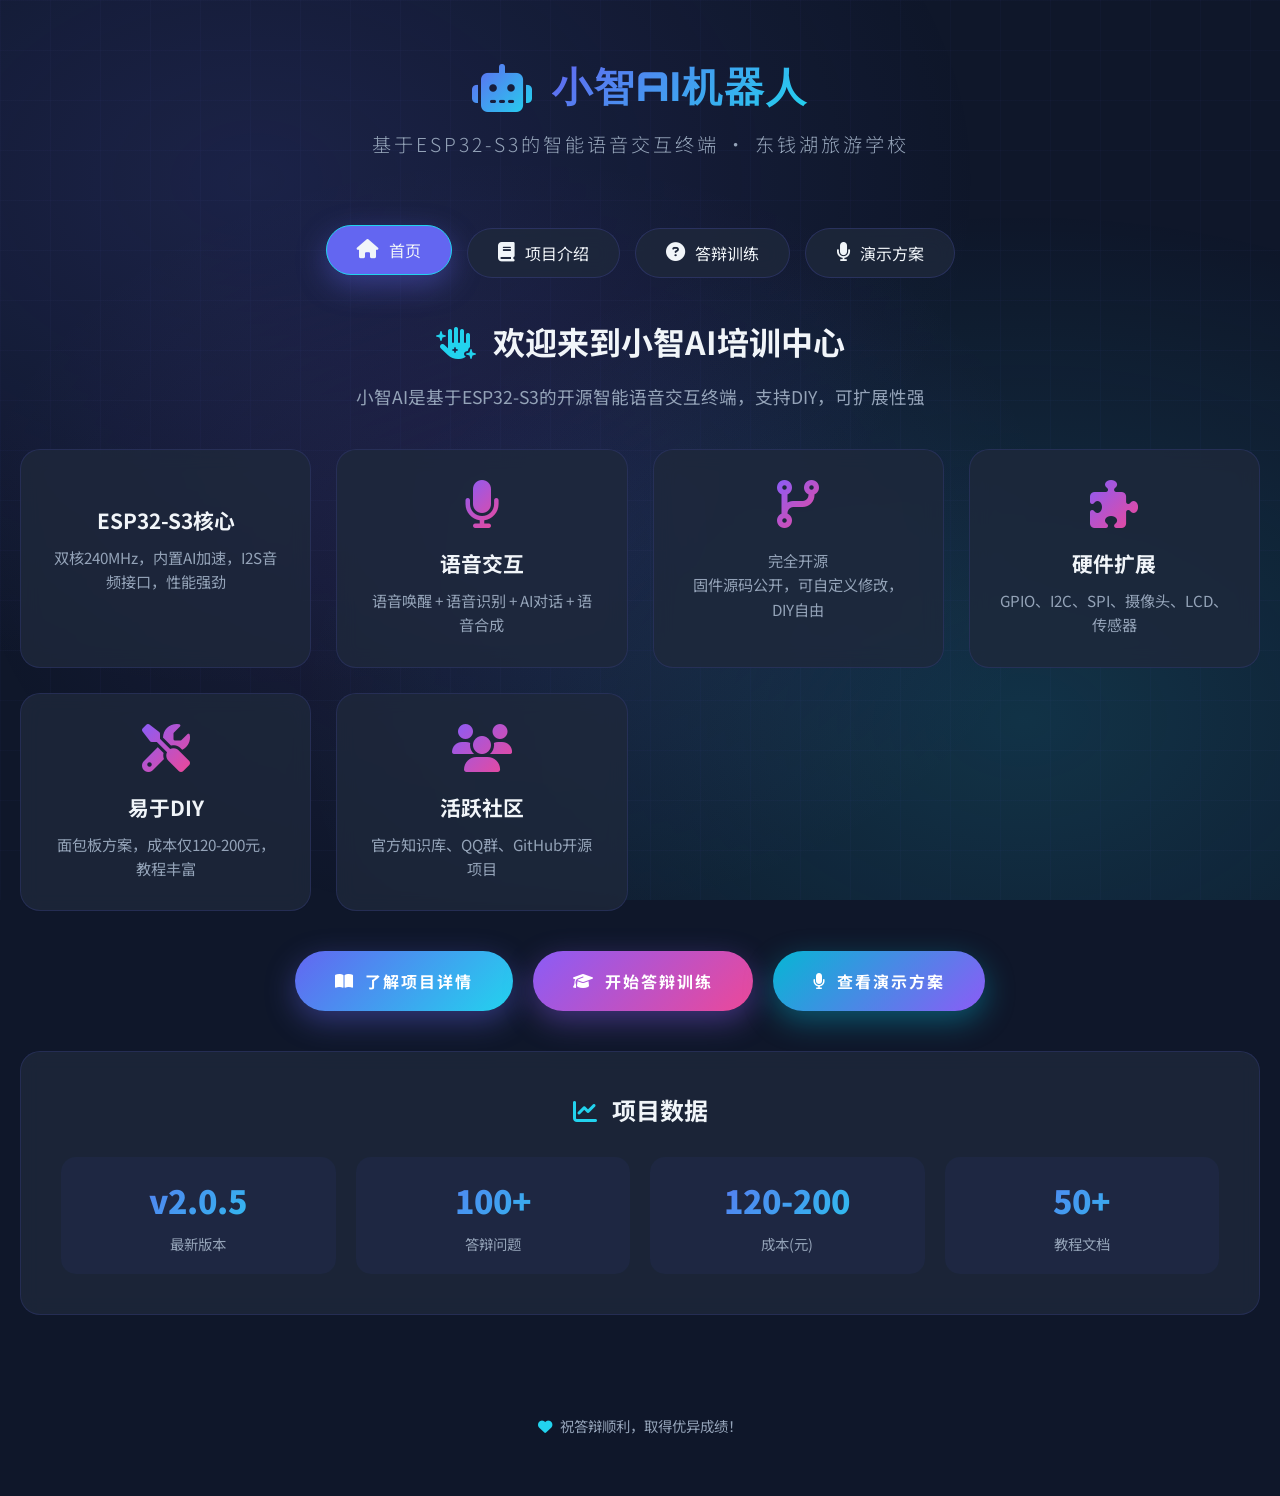
<file: index.html>
<!DOCTYPE html>
<html lang="zh-CN">
<head>
    <meta charset="UTF-8">
    <meta name="viewport" content="width=device-width, initial-scale=1.0">
    <title>小智AI机器人 · 培训中心</title>
    <link rel="stylesheet" href="style.css">
    <link rel="stylesheet" href="https://cdnjs.cloudflare.com/ajax/libs/font-awesome/6.4.0/css/all.min.css">
</head>
<body>
    <div class="background-animation"></div>

    <div class="container">
        <header>
            <div class="logo">
                <i class="fas fa-robot"></i>
                <h1>小智AI机器人</h1>
            </div>
            <p class="subtitle">基于ESP32-S3的智能语音交互终端 · 东钱湖旅游学校</p>
        </header>

        <nav class="main-nav">
            <a href="index.html" class="nav-item active">
                <i class="fas fa-home"></i>
                <span>首页</span>
            </a>
            <a href="introduction.html" class="nav-item">
                <i class="fas fa-book"></i>
                <span>项目介绍</span>
            </a>
            <a href="questions.html" class="nav-item">
                <i class="fas fa-question-circle"></i>
                <span>答辩训练</span>
            </a>
            <a href="demo.html" class="nav-item">
                <i class="fas fa-microphone"></i>
                <span>演示方案</span>
            </a>
        </nav>

        <main>
            <section class="welcome-section">
                <h2><i class="fas fa-hand-sparkles"></i> 欢迎来到小智AI培训中心</h2>
                <p class="intro-text">小智AI是基于ESP32-S3的开源智能语音交互终端，支持DIY，可扩展性强</p>

                <div class="feature-grid">
                    <div class="feature-card">
                        <i class="fas fa-chip"></i>
                        <h3>ESP32-S3核心</h3>
                        <p>双核240MHz，内置AI加速，I2S音频接口，性能强劲</p>
                    </div>
                    <div class="feature-card">
                        <i class="fas fa-microphone"></i>
                        <h3>语音交互</h3>
                        <p>语音唤醒 + 语音识别 + AI对话 + 语音合成</p>
                    </div>
                    <div class="feature-card">
                        <i class="fas fa-code-branch"></i>
                        <p>完全开源</p>
                        <p>固件源码公开，可自定义修改，DIY自由</p>
                    </div>
                    <div class="feature-card">
                        <i class="fas fa-puzzle-piece"></i>
                        <h3>硬件扩展</h3>
                        <p>GPIO、I2C、SPI、摄像头、LCD、传感器</p>
                    </div>
                    <div class="feature-card">
                        <i class="fas fa-tools"></i>
                        <h3>易于DIY</h3>
                        <p>面包板方案，成本仅120-200元，教程丰富</p>
                    </div>
                    <div class="feature-card">
                        <i class="fas fa-users"></i>
                        <h3>活跃社区</h3>
                        <p>官方知识库、QQ群、GitHub开源项目</p>
                    </div>
                </div>

                <div class="quick-links">
                    <a href="introduction.html" class="action-btn primary">
                        <i class="fas fa-book-open"></i>
                        了解项目详情
                    </a>
                    <a href="questions.html" class="action-btn secondary">
                        <i class="fas fa-graduation-cap"></i>
                        开始答辩训练
                    </a>
                    <a href="demo.html" class="action-btn tertiary">
                        <i class="fas fa-microphone"></i>
                        查看演示方案
                    </a>
                </div>

                <div class="stats-section">
                    <h3><i class="fas fa-chart-line"></i> 项目数据</h3>
                    <div class="stats-grid">
                        <div class="stat-item">
                            <div class="stat-number">v2.0.5</div>
                            <div class="stat-label">最新版本</div>
                        </div>
                        <div class="stat-item">
                            <div class="stat-number">100+</div>
                            <div class="stat-label">答辩问题</div>
                        </div>
                        <div class="stat-item">
                            <div class="stat-number">120-200</div>
                            <div class="stat-label">成本(元)</div>
                        </div>
                        <div class="stat-item">
                            <div class="stat-number">50+</div>
                            <div class="stat-label">教程文档</div>
                        </div>
                    </div>
                </div>
            </section>
        </main>

        <footer>
            <p><i class="fas fa-heart"></i> 祝答辩顺利，取得优异成绩！</p>
        </footer>
    </div>

    <script src="app.js"></script>
</body>
</html>
</file>
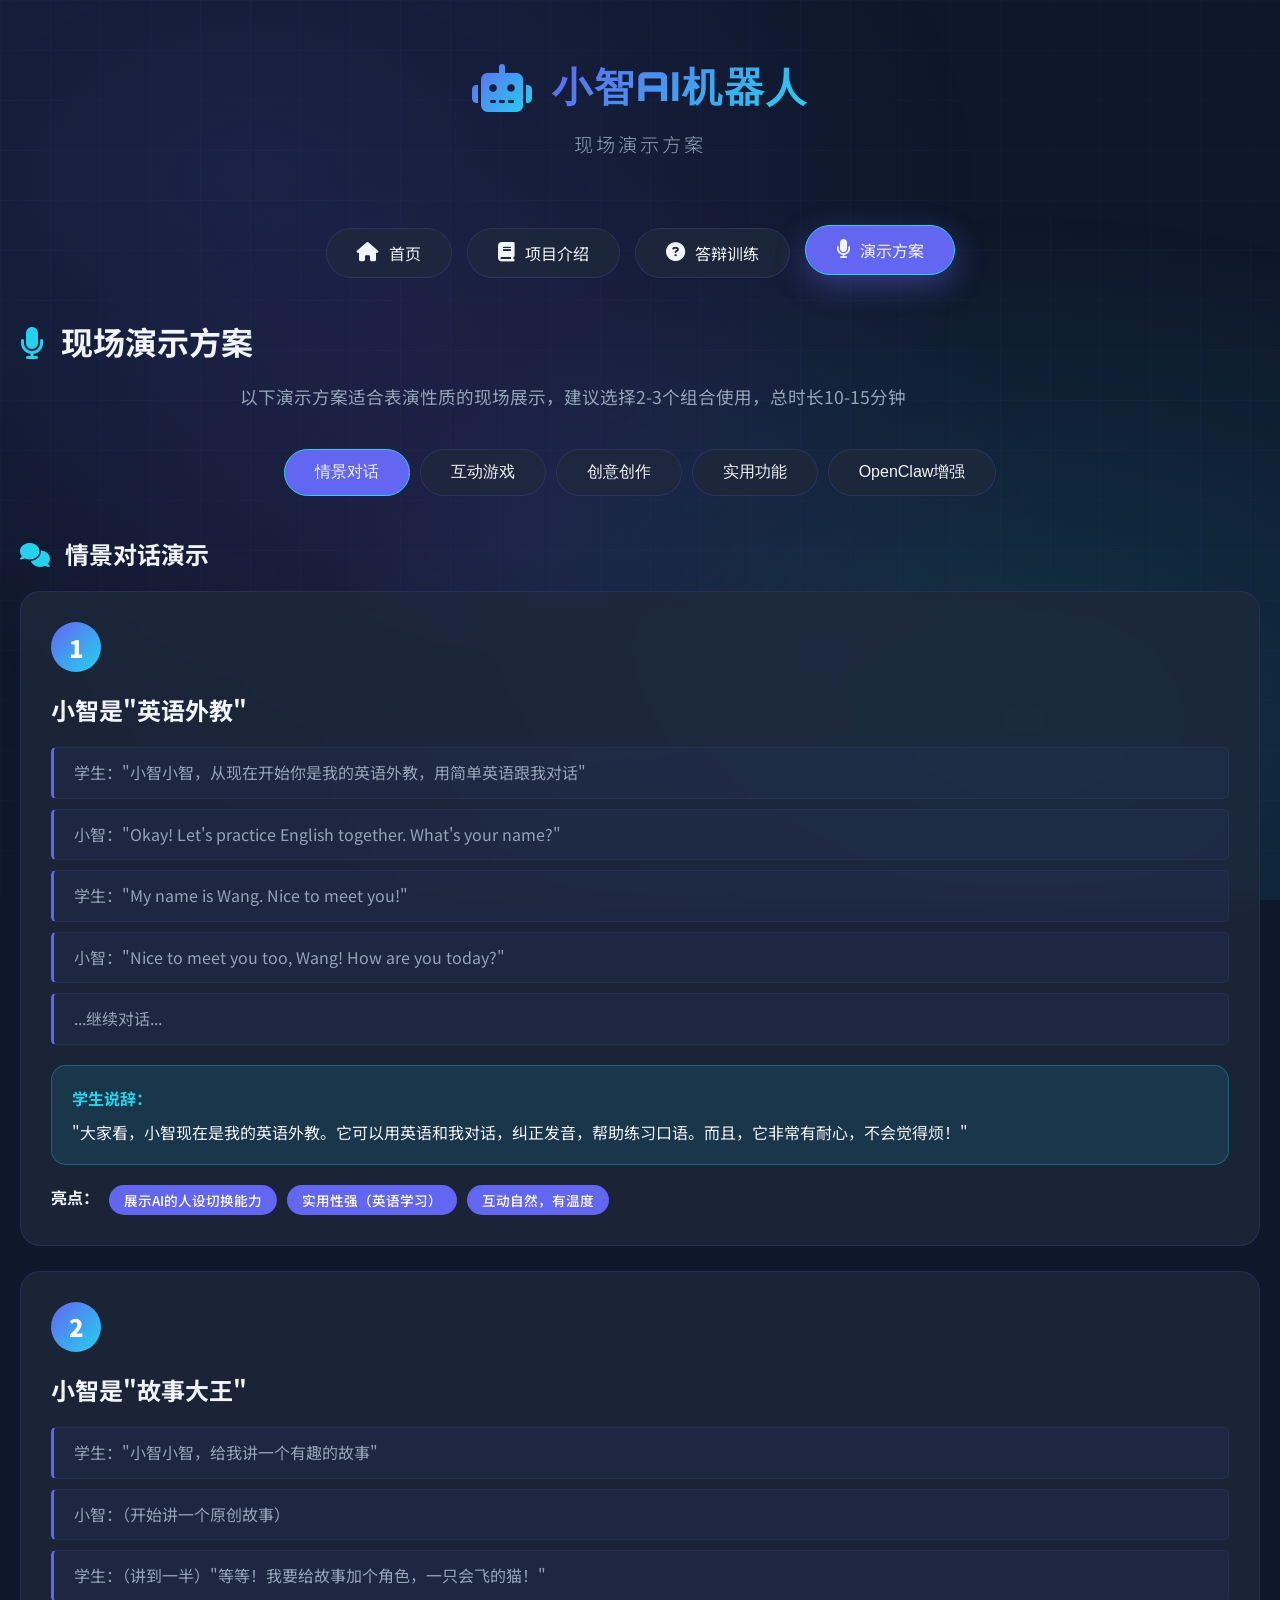
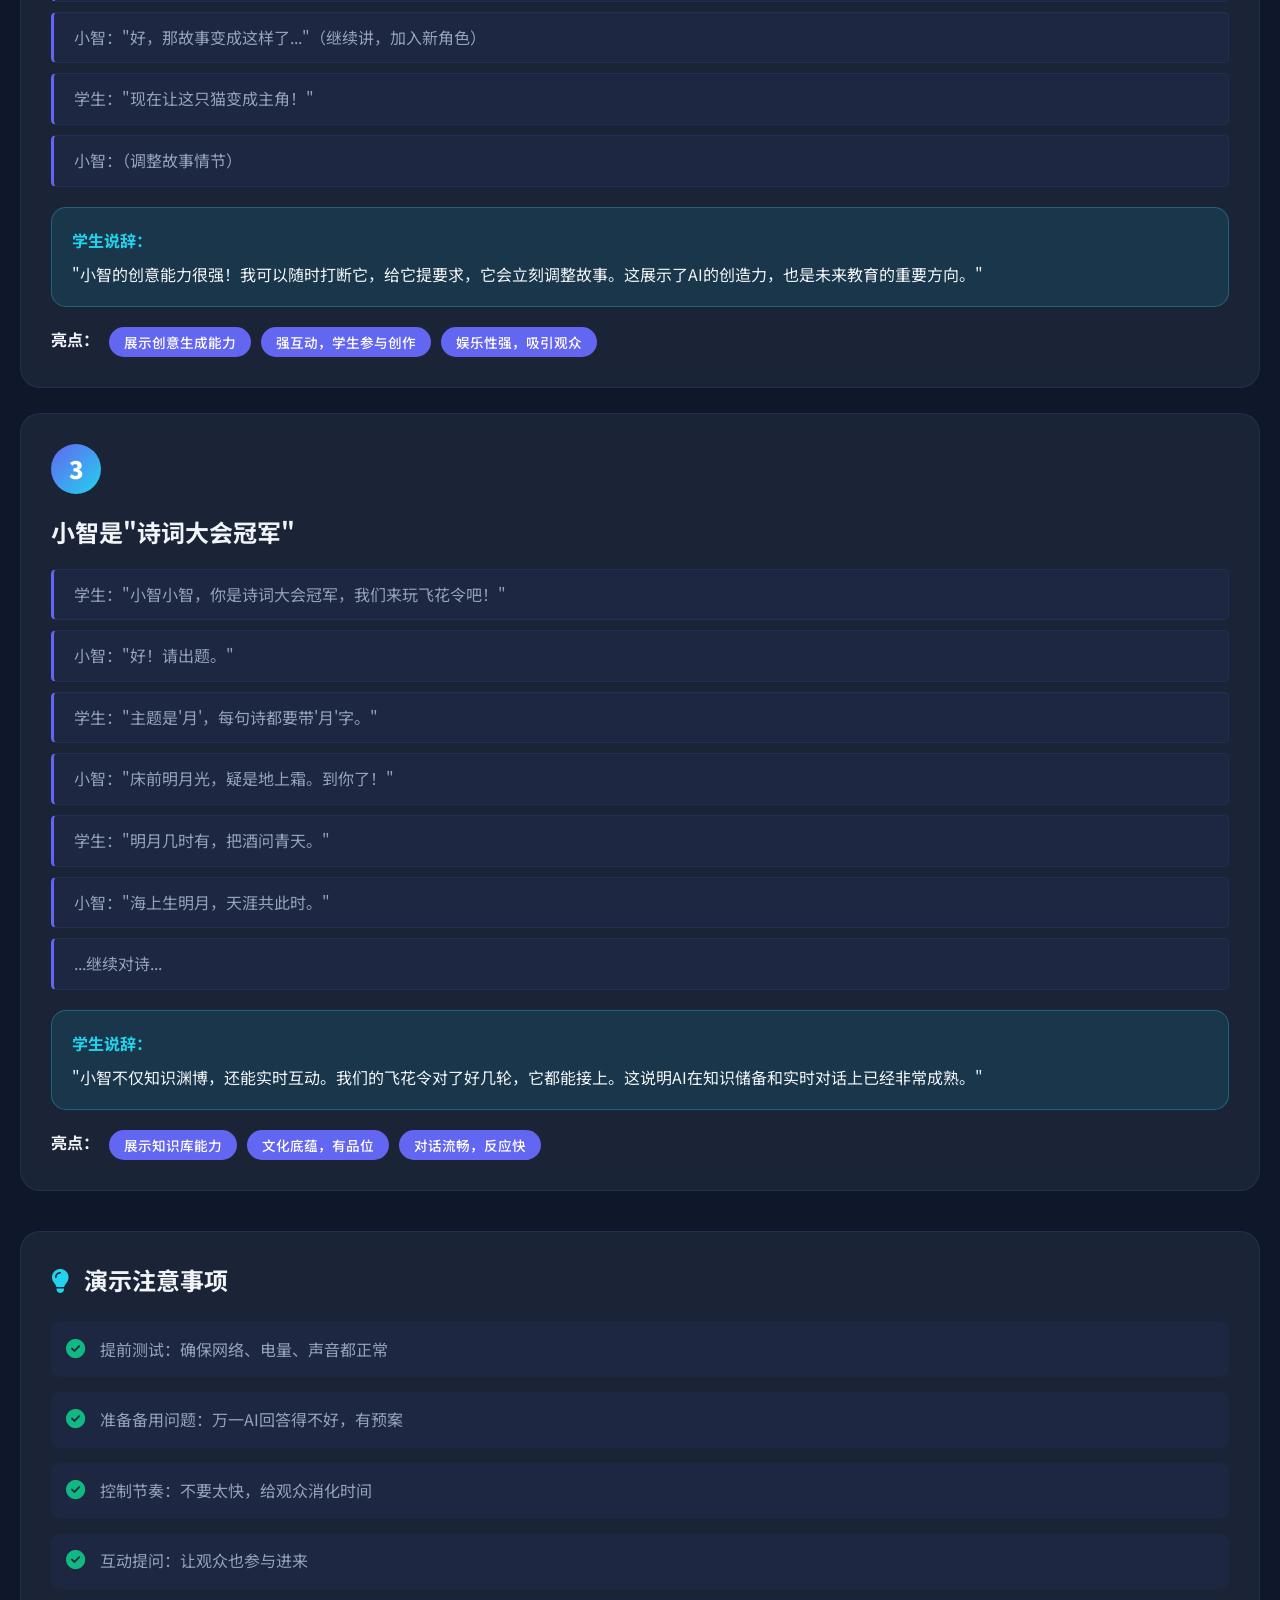
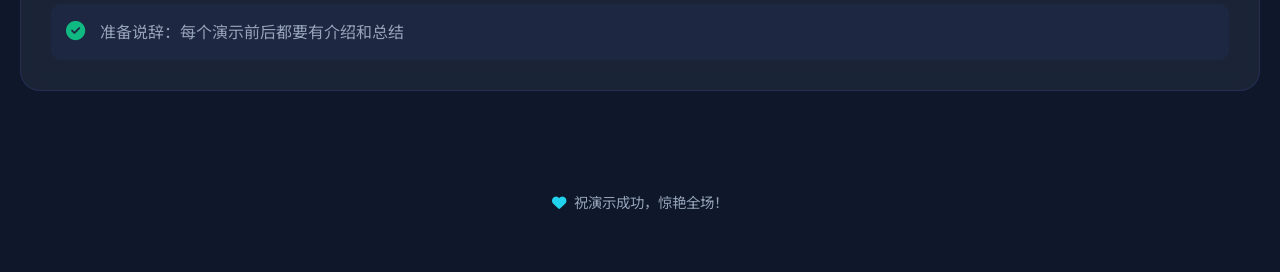
<file: demo.html>
<!DOCTYPE html>
<html lang="zh-CN">
<head>
    <meta charset="UTF-8">
    <meta name="viewport" content="width=device-width, initial-scale=1.0">
    <title>小智AI机器人 · 演示方案</title>
    <link rel="stylesheet" href="style.css">
    <link rel="stylesheet" href="https://cdnjs.cloudflare.com/ajax/libs/font-awesome/6.4.0/css/all.min.css">
</head>
<body>
    <div class="background-animation"></div>

    <div class="container">
        <header>
            <div class="logo">
                <i class="fas fa-robot"></i>
                <h1>小智AI机器人</h1>
            </div>
            <p class="subtitle">现场演示方案</p>
        </header>

        <nav class="main-nav">
            <a href="index.html" class="nav-item">
                <i class="fas fa-home"></i>
                <span>首页</span>
            </a>
            <a href="introduction.html" class="nav-item">
                <i class="fas fa-book"></i>
                <span>项目介绍</span>
            </a>
            <a href="questions.html" class="nav-item">
                <i class="fas fa-question-circle"></i>
                <span>答辩训练</span>
            </a>
            <a href="demo.html" class="nav-item active">
                <i class="fas fa-microphone"></i>
                <span>演示方案</span>
            </a>
        </nav>

        <main>
            <section class="demo-section">
                <h2><i class="fas fa-microphone"></i> 现场演示方案</h2>
                <p class="intro-text">以下演示方案适合表演性质的现场展示，建议选择2-3个组合使用，总时长10-15分钟</p>

                <div class="demo-tabs">
                    <button class="tab-btn active" data-tab="interactive">情景对话</button>
                    <button class="tab-btn" data-tab="game">互动游戏</button>
                    <button class="tab-btn" data-tab="creative">创意创作</button>
                    <button class="tab-btn" data-tab="practical">实用功能</button>
                    <button class="tab-btn" data-tab="openclaw">OpenClaw增强</button>
                </div>

                <div class="tab-content active" id="interactive">
                    <h3><i class="fas fa-comments"></i> 情景对话演示</h3>

                    <div class="demo-card">
                        <div class="demo-number">1</div>
                        <h4>小智是"英语外教"</h4>
                        <div class="demo-content">
                            <div class="demo-steps">
                                <div class="step">学生："小智小智，从现在开始你是我的英语外教，用简单英语跟我对话"</div>
                                <div class="step">小智："Okay! Let's practice English together. What's your name?"</div>
                                <div class="step">学生："My name is Wang. Nice to meet you!"</div>
                                <div class="step">小智："Nice to meet you too, Wang! How are you today?"</div>
                                <div class="step">...继续对话...</div>
                            </div>
                            <div class="demo-speech">
                                <strong>学生说辞：</strong>
                                "大家看，小智现在是我的英语外教。它可以用英语和我对话，纠正发音，帮助练习口语。而且，它非常有耐心，不会觉得烦！"
                            </div>
                            <div class="demo-highlights">
                                <strong>亮点：</strong>
                                <span class="tag">展示AI的人设切换能力</span>
                                <span class="tag">实用性强（英语学习）</span>
                                <span class="tag">互动自然，有温度</span>
                            </div>
                        </div>
                    </div>

                    <div class="demo-card">
                        <div class="demo-number">2</div>
                        <h4>小智是"故事大王"</h4>
                        <div class="demo-content">
                            <div class="demo-steps">
                                <div class="step">学生："小智小智，给我讲一个有趣的故事"</div>
                                <div class="step">小智：（开始讲一个原创故事）</div>
                                <div class="step">学生：（讲到一半）"等等！我要给故事加个角色，一只会飞的猫！"</div>
                                <div class="step">小智："好，那故事变成这样了..."（继续讲，加入新角色）</div>
                                <div class="step">学生："现在让这只猫变成主角！"</div>
                                <div class="step">小智：（调整故事情节）</div>
                            </div>
                            <div class="demo-speech">
                                <strong>学生说辞：</strong>
                                "小智的创意能力很强！我可以随时打断它，给它提要求，它会立刻调整故事。这展示了AI的创造力，也是未来教育的重要方向。"
                            </div>
                            <div class="demo-highlights">
                                <strong>亮点：</strong>
                                <span class="tag">展示创意生成能力</span>
                                <span class="tag">强互动，学生参与创作</span>
                                <span class="tag">娱乐性强，吸引观众</span>
                            </div>
                        </div>
                    </div>

                    <div class="demo-card">
                        <div class="demo-number">3</div>
                        <h4>小智是"诗词大会冠军"</h4>
                        <div class="demo-content">
                            <div class="demo-steps">
                                <div class="step">学生："小智小智，你是诗词大会冠军，我们来玩飞花令吧！"</div>
                                <div class="step">小智："好！请出题。"</div>
                                <div class="step">学生："主题是'月'，每句诗都要带'月'字。"</div>
                                <div class="step">小智："床前明月光，疑是地上霜。到你了！"</div>
                                <div class="step">学生："明月几时有，把酒问青天。"</div>
                                <div class="step">小智："海上生明月，天涯共此时。"</div>
                                <div class="step">...继续对诗...</div>
                            </div>
                            <div class="demo-speech">
                                <strong>学生说辞：</strong>
                                "小智不仅知识渊博，还能实时互动。我们的飞花令对了好几轮，它都能接上。这说明AI在知识储备和实时对话上已经非常成熟。"
                            </div>
                            <div class="demo-highlights">
                                <strong>亮点：</strong>
                                <span class="tag">展示知识库能力</span>
                                <span class="tag">文化底蕴，有品位</span>
                                <span class="tag">对话流畅，反应快</span>
                            </div>
                        </div>
                    </div>
                </div>

                <div class="tab-content" id="game">
                    <h3><i class="fas fa-gamepad"></i> 互动游戏演示</h3>

                    <div class="demo-card">
                        <div class="demo-number">4</div>
                        <h4>脑筋急转弯大赛</h4>
                        <div class="demo-content">
                            <div class="demo-steps">
                                <div class="step">学生："小智小智，我们来玩脑筋急转弯吧！"</div>
                                <div class="step">小智："好！我先出题：什么东西越洗越脏？"</div>
                                <div class="step">学生："水！"</div>
                                <div class="step">小智："对了！该你了！"</div>
                                <div class="step">学生："什么东西早上四条腿，中午两条腿，晚上三条腿？"</div>
                                <div class="step">小智："人！"</div>
                                <div class="step">...继续PK...</div>
                            </div>
                            <div class="demo-speech">
                                <strong>学生说辞：</strong>
                                "小智不是只会问答，它还能陪我们玩游戏！这种寓教于乐的方式，让学习变得更有趣。"
                            </div>
                            <div class="demo-highlights">
                                <strong>亮点：</strong>
                                <span class="tag">娱乐性强</span>
                                <span class="tag">观众可以参与</span>
                                <span class="tag">展示AI的多面性</span>
                            </div>
                        </div>
                    </div>

                    <div class="demo-card">
                        <div class="demo-number">5</div>
                        <h4>猜谜语PK</h4>
                        <div class="demo-content">
                            <div class="demo-steps">
                                <div class="step">学生："小智小智，我们猜谜语，看谁厉害！"</div>
                                <div class="step">小智："我出题：远看山有色，近听水无声。这是什么？"</div>
                                <div class="step">学生："画！"</div>
                                <div class="step">学生："该我出题了：白天工作晚上睡，不用枕头不用被，是谁？"</div>
                                <div class="step">小智："是眼睛！"</div>
                                <div class="step">...继续PK...</div>
                            </div>
                            <div class="demo-speech">
                                <strong>学生说辞：</strong>
                                "小智的知识覆盖面很广，从诗词到谜语，从数学到科学，它都能回答。这说明AI在知识获取和应用上已经非常强大。"
                            </div>
                            <div class="demo-highlights">
                                <strong>亮点：</strong>
                                <span class="tag">观众可以参与互动</span>
                                <span class="tag">通俗易懂</span>
                                <span class="tag">展示知识广度</span>
                            </div>
                        </div>
                    </div>
                </div>

                <div class="tab-content" id="creative">
                    <h3><i class="fas fa-palette"></i> 创意创作演示</h3>

                    <div class="demo-card">
                        <div class="demo-number">6</div>
                        <h4>即兴创作大赛</h4>
                        <div class="demo-content">
                            <div class="demo-steps">
                                <div class="step">学生："小智小智，你是创意大师，给我出10个'班级口号'的创意！"</div>
                                <div class="step">小智：（快速生成10个创意口号）</div>
                                <div class="step">学生："哇！这些都很有创意！再给我出5个更幽默一点的！"</div>
                                <div class="step">小智：（生成5个幽默口号）</div>
                            </div>
                            <div class="demo-speech">
                                <strong>学生说辞：</strong>
                                "小智的创意生成能力非常强！刚才它1分钟就出了10个创意，而且每个都不一样。这在团队讨论、项目策划中非常有用。"
                            </div>
                            <div class="demo-highlights">
                                <strong>亮点：</strong>
                                <span class="tag">展示快速生成能力</span>
                                <span class="tag">数量多，质量高</span>
                                <span class="tag">实用性强</span>
                            </div>
                        </div>
                    </div>

                    <div class="demo-card">
                        <div class="demo-number">7</div>
                        <h4>写诗挑战</h4>
                        <div class="demo-content">
                            <div class="demo-steps">
                                <div class="step">学生："小智小智，你用我们的班级名字'高一（3）班'写一首藏头诗！"</div>
                                <div class="step">小智：（生成藏头诗）</div>
                                <div class="step">学生："再写一首更有诗意的！"</div>
                                <div class="step">小智：（生成新版本）</div>
                            </div>
                            <div class="demo-speech">
                                <strong>学生说辞：</strong>
                                "小智不仅能回答问题，还能创作诗歌。它的文学素养也很高，这对于语文学习和创意写作都有很大帮助。"
                            </div>
                            <div class="demo-highlights">
                                <strong>亮点：</strong>
                                <span class="tag">文化气息浓</span>
                                <span class="tag">展示AI的艺术能力</span>
                                <span class="tag">观众容易产生共鸣</span>
                            </div>
                        </div>
                    </div>
                </div>

                <div class="tab-content" id="practical">
                    <h3><i class="fas fa-cogs"></i> 实用功能演示</h3>

                    <div class="demo-card">
                        <div class="demo-number">8</div>
                        <h4>智能助理演示</h4>
                        <div class="demo-content">
                            <div class="demo-steps">
                                <div class="step">学生："小智小智，今天宁波天气怎么样？"</div>
                                <div class="step">小智：（播报天气）</div>
                                <div class="step">学生："给我推荐3个好听的英文歌！"</div>
                                <div class="step">小智：（推荐歌曲）</div>
                                <div class="step">学生："帮我想一个今天的英语学习计划！"</div>
                                <div class="step">小智：（生成学习计划）</div>
                            </div>
                            <div class="demo-speech">
                                <strong>学生说辞：</strong>
                                "小智是个很贴心的智能助理！天气查询、音乐推荐、学习规划，它都能帮上忙。未来，AI会成为我们生活中的得力助手。"
                            </div>
                            <div class="demo-highlights">
                                <strong>亮点：</strong>
                                <span class="tag">展示多功能</span>
                                <span class="tag">实用性</span>
                                <span class="tag">贴近生活</span>
                            </div>
                        </div>
                    </div>

                    <div class="demo-card">
                        <div class="demo-number">9</div>
                        <h4>学习辅导演示</h4>
                        <div class="demo-content">
                            <div class="demo-steps">
                                <div class="step">学生："小智小智，我不理解这个数学题：f(x)=x²-2x+1，求最小值"</div>
                                <div class="step">小智：（一步步讲解）</div>
                                <div class="step">学生："太详细了！再给我出3道类似的题练习一下！"</div>
                                <div class="step">小智：（出练习题）</div>
                                <div class="step">学生："我第一题答案是2，对吗？"</div>
                                <div class="step">小智：（判断并解释）</div>
                            </div>
                            <div class="demo-speech">
                                <strong>学生说辞：</strong>
                                "小智是个很好的学习助手！它不仅能讲解，还能出题练习，帮助巩固。这对学生的自主学习非常有帮助。"
                            </div>
                            <div class="demo-highlights">
                                <strong>亮点：</strong>
                                <span class="tag">展示教育价值</span>
                                <span class="tag">学习辅导功能</span>
                                <span class="tag">观众容易理解</span>
                            </div>
                        </div>
                    </div>
                </div>

                <div class="tab-content" id="openclaw">
                    <h3><i class="fas fa-rocket"></i> OpenClaw增强演示（推荐）</h3>
                    <div class="warning-box">
                        <i class="fas fa-exclamation-triangle"></i>
                        <strong>注意：</strong> 这是"假装"的演示，展示OpenClaw的强大功能潜力！
                    </div>

                    <div class="demo-card featured">
                        <div class="demo-number special">★</div>
                        <h4>文件管家</h4>
                        <div class="demo-content">
                            <div class="demo-steps">
                                <div class="step">学生："小智小智，帮我检查一下桌面的文件，有哪些需要整理的？"</div>
                                <div class="step">小智："我检查了你的桌面，发现3个截图文件可以移到图片文件夹，2个PDF文件可以移到文档文件夹。需要我帮你整理吗？"</div>
                                <div class="step">学生："帮我整理一下！"</div>
                                <div class="step">小智："好的！已将截图移到~/Pictures/screenshot，PDF移到~/Documents/学习资料。整理完成！"</div>
                            </div>
                            <div class="demo-speech">
                                <strong>学生说辞：</strong>
                                "小智通过OpenClaw的文件管理模块，可以智能分析文件类型和内容，自动帮我们整理桌面。这对于整理学习资料、管理项目文件非常有用。"
                            </div>
                        </div>
                    </div>

                    <div class="demo-card featured">
                        <div class="demo-number special">★</div>
                        <h4>代码助手</h4>
                        <div class="demo-content">
                            <div class="demo-steps">
                                <div class="step">学生："小智小智，我要写一个Python程序，用ESP32读取温度传感器，每10秒打印一次，帮我写代码！"</div>
                                <div class="step">小智："好的！我已经生成了完整的代码：导入了machine库、配置I2C接口、读取温度值、添加延迟循环。代码已保存，要我现在运行吗？"</div>
                                <div class="step">学生："再帮我写一个HTML网页，展示今天的天气预报！"</div>
                                <div class="step">小智："好的！我已经创建了weather.html，包含蓝色渐变背景、温度显示图标、未来5天预报。"</div>
                            </div>
                            <div class="demo-speech">
                                <strong>学生说辞：</strong>
                                "小智通过OpenClaw的编程助手模块，可以生成各种编程语言的代码。从Python到HTML，从算法到网页，它都能写！这大大提高了我们的编程效率。"
                            </div>
                        </div>
                    </div>

                    <div class="demo-card featured">
                        <div class="demo-number special">★</div>
                        <h4>AI代理管理</h4>
                        <div class="demo-content">
                            <div class="demo-steps">
                                <div class="step">学生："小智小智，你是OpenClaw的中央控制器，现在调用'数据分析师'代理，帮我分析一下最近一周的学习数据！"</div>
                                <div class="step">小智："正在调用data-analyst代理...已完成！分析显示：你本周在英语上投入5小时，数学3小时，物理2小时。建议增加物理的学习时间。"</div>
                                <div class="step">学生："再调用'创意总监'代理，帮我设计一个班级活动方案！"</div>
                                <div class="step">小智："正在调用creative-director代理...已完成！方案是：AI科技体验日，包括3个环节——机器人大赛、代码黑客松、AI画展。"</div>
                            </div>
                            <div class="demo-speech">
                                <strong>学生说辞：</strong>
                                "OpenClaw最强大的功能是AI代理系统！小智可以调用100+个专业代理，每个代理都是某个领域的专家。数据分析师、创意总监、写作教练...你想用什么就用什么！"
                            </div>
                        </div>
                    </div>

                    <div class="demo-card featured">
                        <div class="demo-number special">★</div>
                        <h4>智能调度</h4>
                        <div class="demo-content">
                            <div class="demo-steps">
                                <div class="step">学生："小智小智，我要在明天下午2点参加答辩，帮我安排一下准备任务！"</div>
                                <div class="step">小智："正在调用scheduler代理...任务已安排：今天8-10点复习技术原理，10-11点练习演示，14-15点模拟答辩，20-21点准备说辞。需要设置提醒吗？"</div>
                                <div class="step">学生："需要！提前15分钟提醒我！"</div>
                                <div class="step">小智："已设置！明天13:45我会提醒你准备答辩。"</div>
                            </div>
                            <div class="demo-speech">
                                <strong>学生说辞：</strong>
                                "小智通过OpenClaw的智能调度模块，可以管理我们的时间，安排学习任务，设置提醒。它就像一个贴心的私人助理，让学习更有条理。"
                            </div>
                        </div>
                    </div>

                    <div class="demo-card featured">
                        <div class="demo-number special">★</div>
                        <h4>云端协同</h4>
                        <div class="demo-content">
                            <div class="demo-steps">
                                <div class="step">学生："小智小智，帮我在飞书写一个项目文档，介绍小智AI机器人！"</div>
                                <div class="step">小智："正在调用feishu-doc代理...文档已创建，标题是'小智AI机器人项目介绍'，内容包括项目背景、技术架构、创新点、应用场景。"</div>
                                <div class="step">学生："再帮我把这个文档分享给团队成员！"</div>
                                <div class="step">小智："已分享给团队成员，权限设置为可编辑。他们现在可以在线协作编辑了！"</div>
                            </div>
                            <div class="demo-speech">
                                <strong>学生说辞：</strong>
                                "小智通过OpenClaw的云端协同模块，可以调用飞书、钉钉等平台的API，帮我们创建文档、发送通知、协同工作。这对于团队协作、项目管理非常高效。"
                            </div>
                        </div>
                    </div>

                    <div class="demo-card featured">
                        <div class="demo-number special">★</div>
                        <h4>设备控制</h4>
                        <div class="demo-content">
                            <div class="demo-steps">
                                <div class="step">学生："小智小智，帮我打开客厅的灯！"</div>
                                <div class="step">小智："正在调用smart-home代理...已开启客厅灯，亮度50%。"</div>
                                <div class="step">学生："把亮度调到80%！"</div>
                                <div class="step">小智："亮度已调至80%。"</div>
                                <div class="step">学生："帮我把空调开到26度！"</div>
                                <div class="step">小智："空调已开启，温度26度，制冷模式。"</div>
                            </div>
                            <div class="demo-speech">
                                <strong>学生说辞：</strong>
                                "小智通过OpenClaw的物联网模块，可以控制智能家居设备。灯光、空调、温湿度传感器...一句话就能控制，让生活更智能、更便捷。"
                            </div>
                        </div>
                    </div>
                </div>

                <div class="demo-tips">
                    <h3><i class="fas fa-lightbulb"></i> 演示注意事项</h3>
                    <div class="tips-list">
                        <div class="tip-item">
                            <i class="fas fa-check-circle"></i>
                            <span>提前测试：确保网络、电量、声音都正常</span>
                        </div>
                        <div class="tip-item">
                            <i class="fas fa-check-circle"></i>
                            <span>准备备用问题：万一AI回答得不好，有预案</span>
                        </div>
                        <div class="tip-item">
                            <i class="fas fa-check-circle"></i>
                            <span>控制节奏：不要太快，给观众消化时间</span>
                        </div>
                        <div class="tip-item">
                            <i class="fas fa-check-circle"></i>
                            <span>互动提问：让观众也参与进来</span>
                        </div>
                        <div class="tip-item">
                            <i class="fas fa-check-circle"></i>
                            <span>准备说辞：每个演示前后都要有介绍和总结</span>
                        </div>
                    </div>
                </div>
            </section>
        </main>

        <footer>
            <p><i class="fas fa-heart"></i> 祝演示成功，惊艳全场！</p>
        </footer>
    </div>

    <script src="app.js"></script>
</body>
</html>
</file>
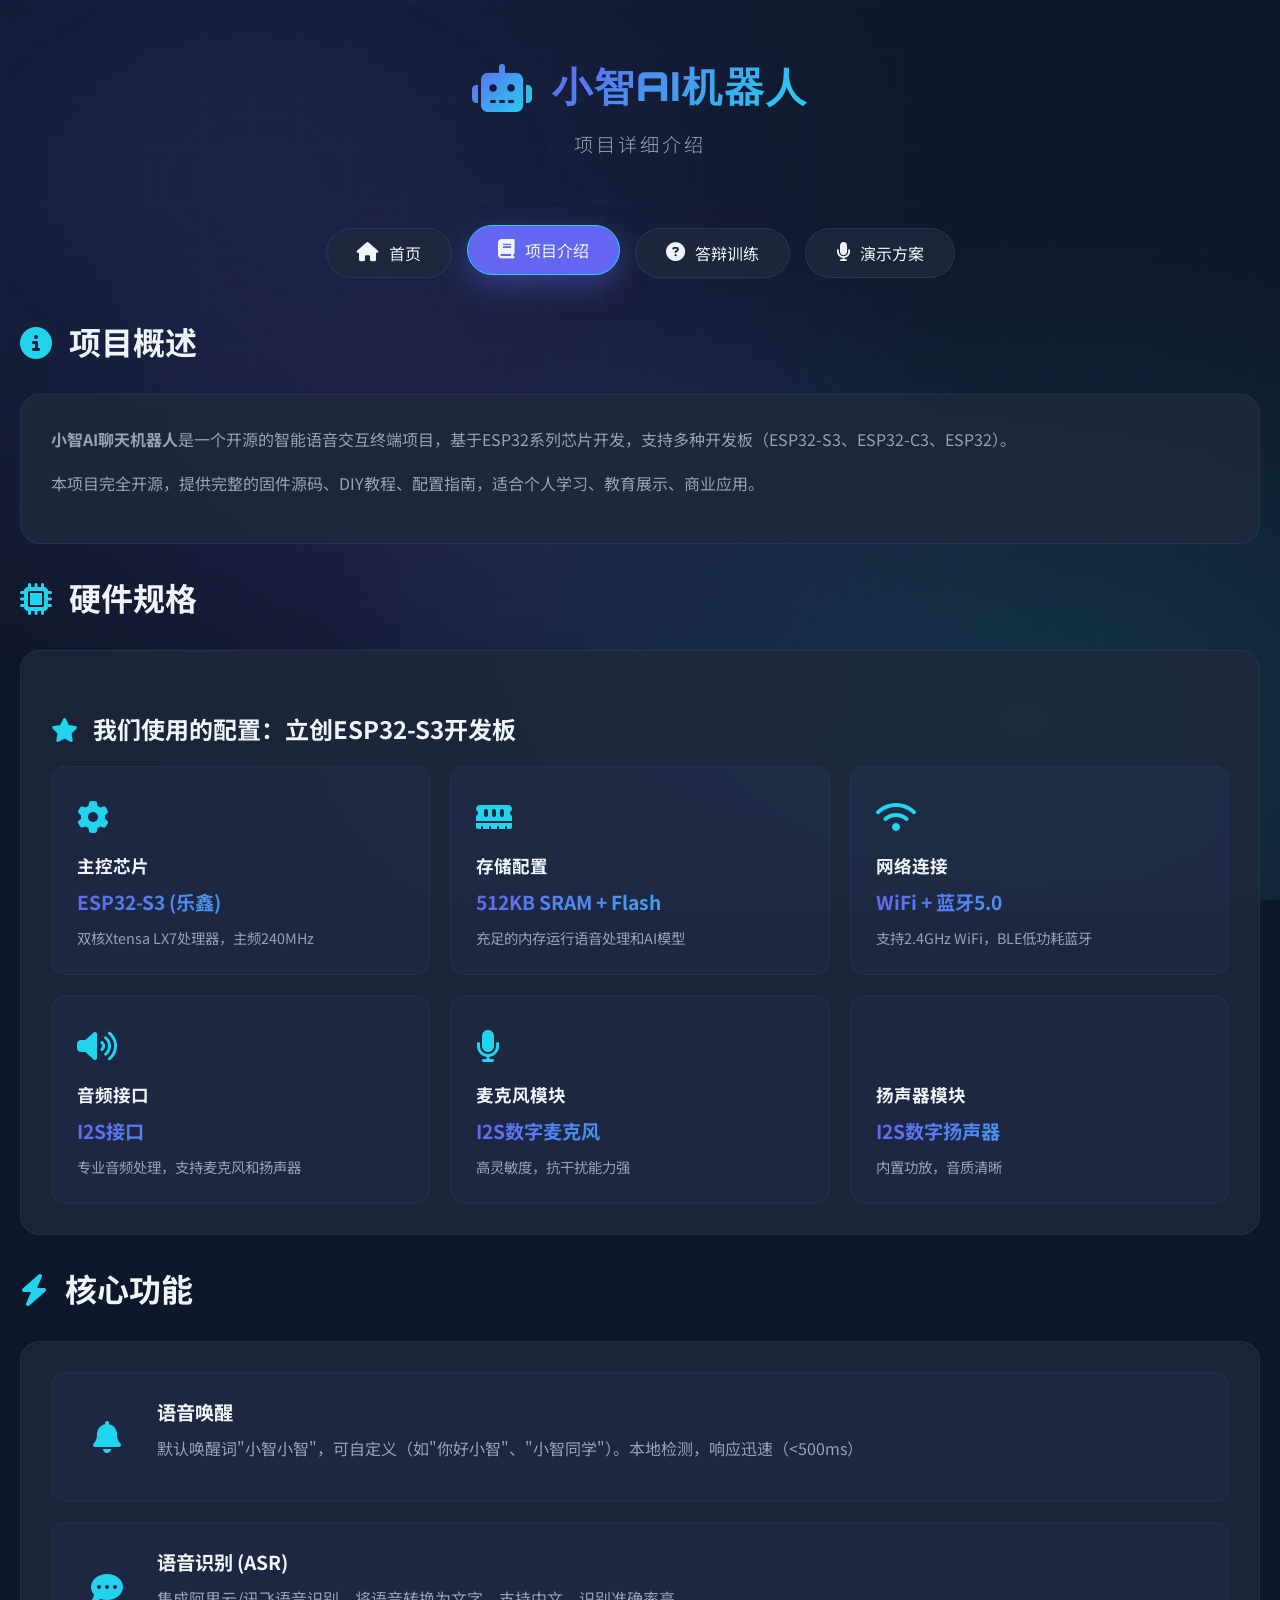
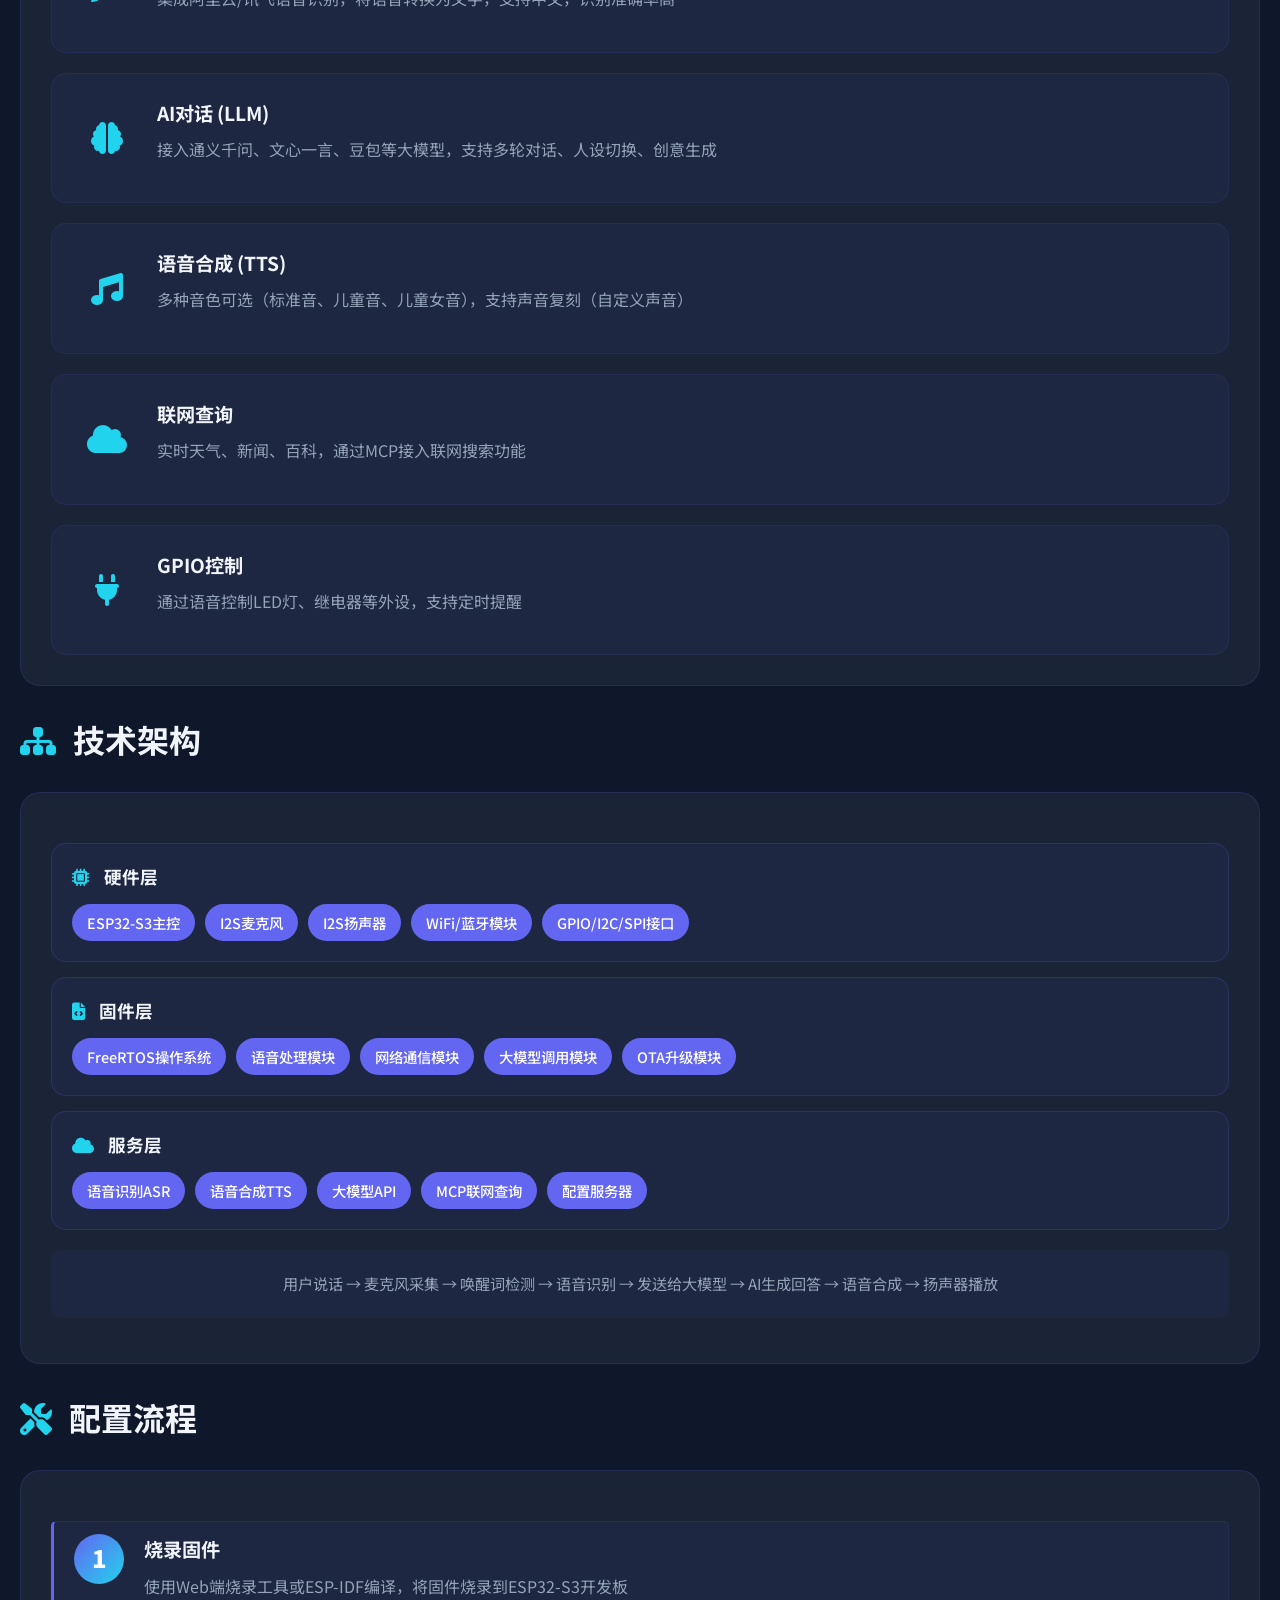
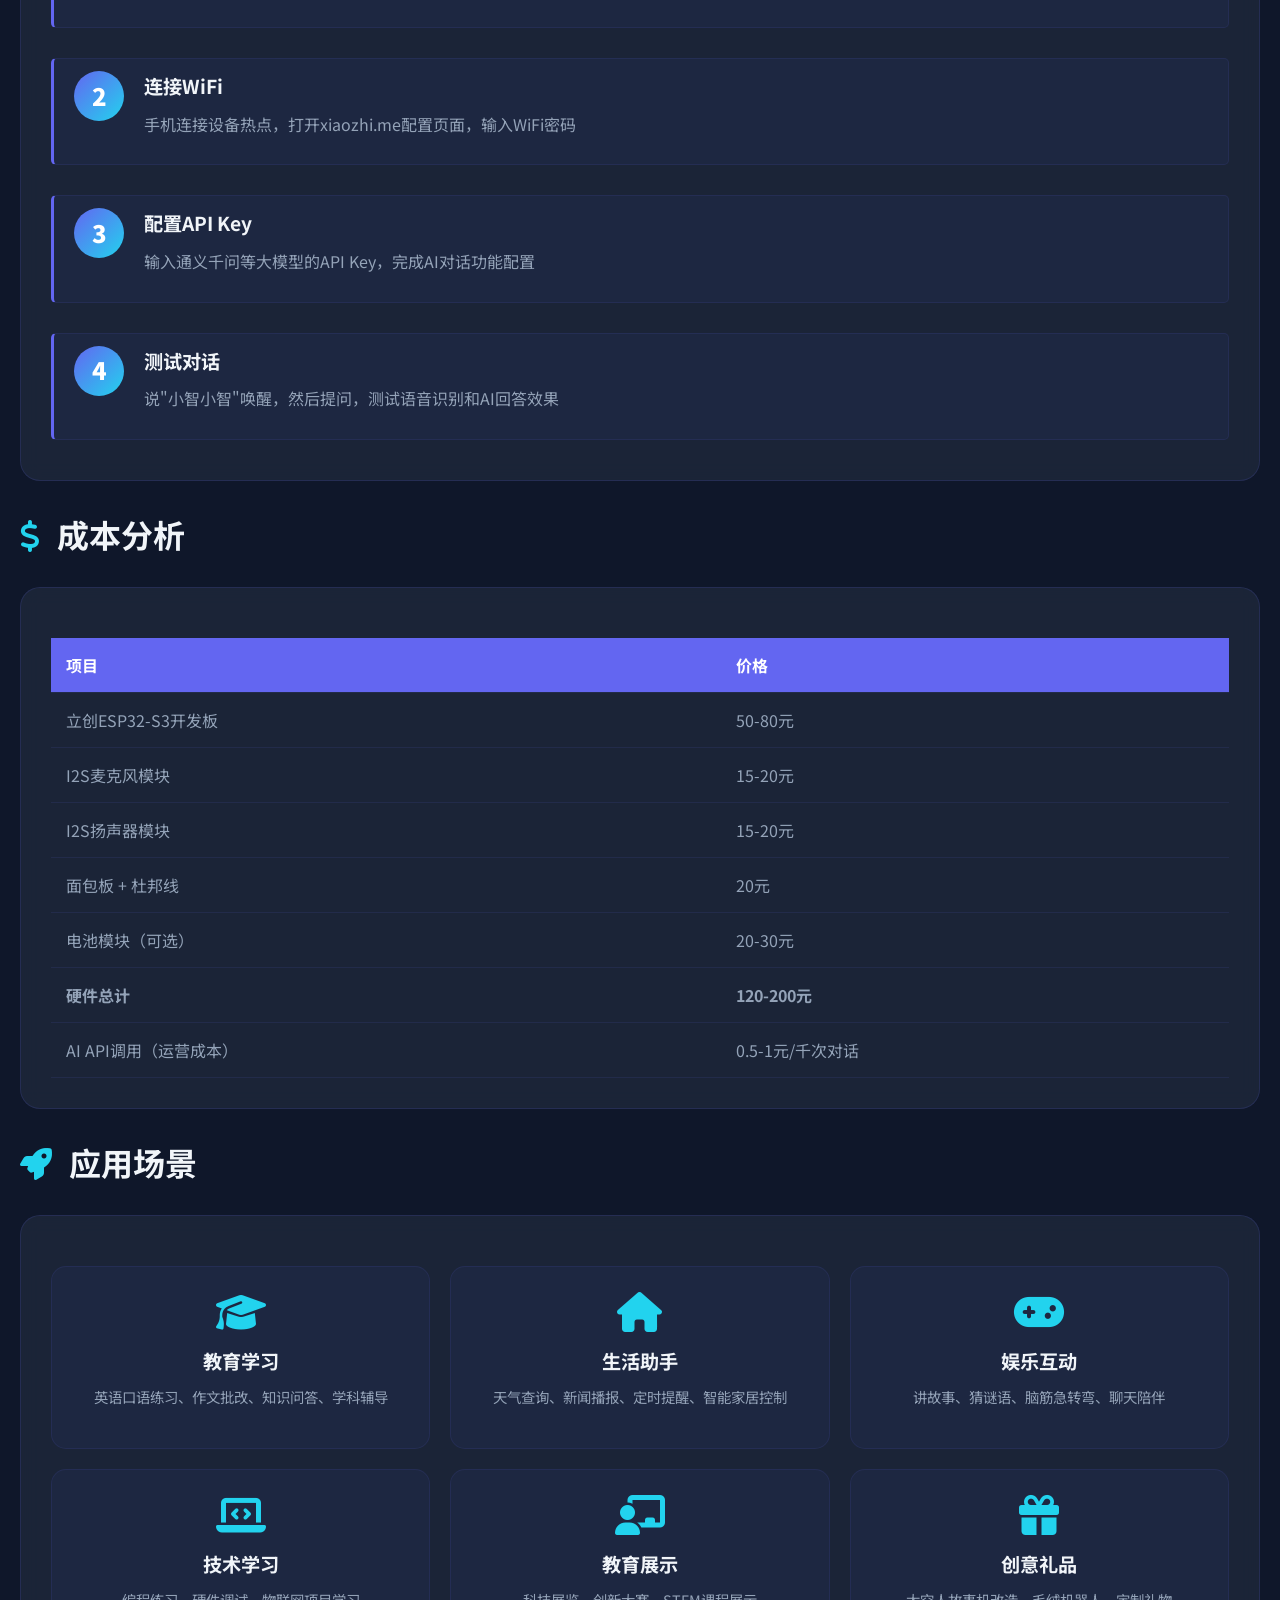
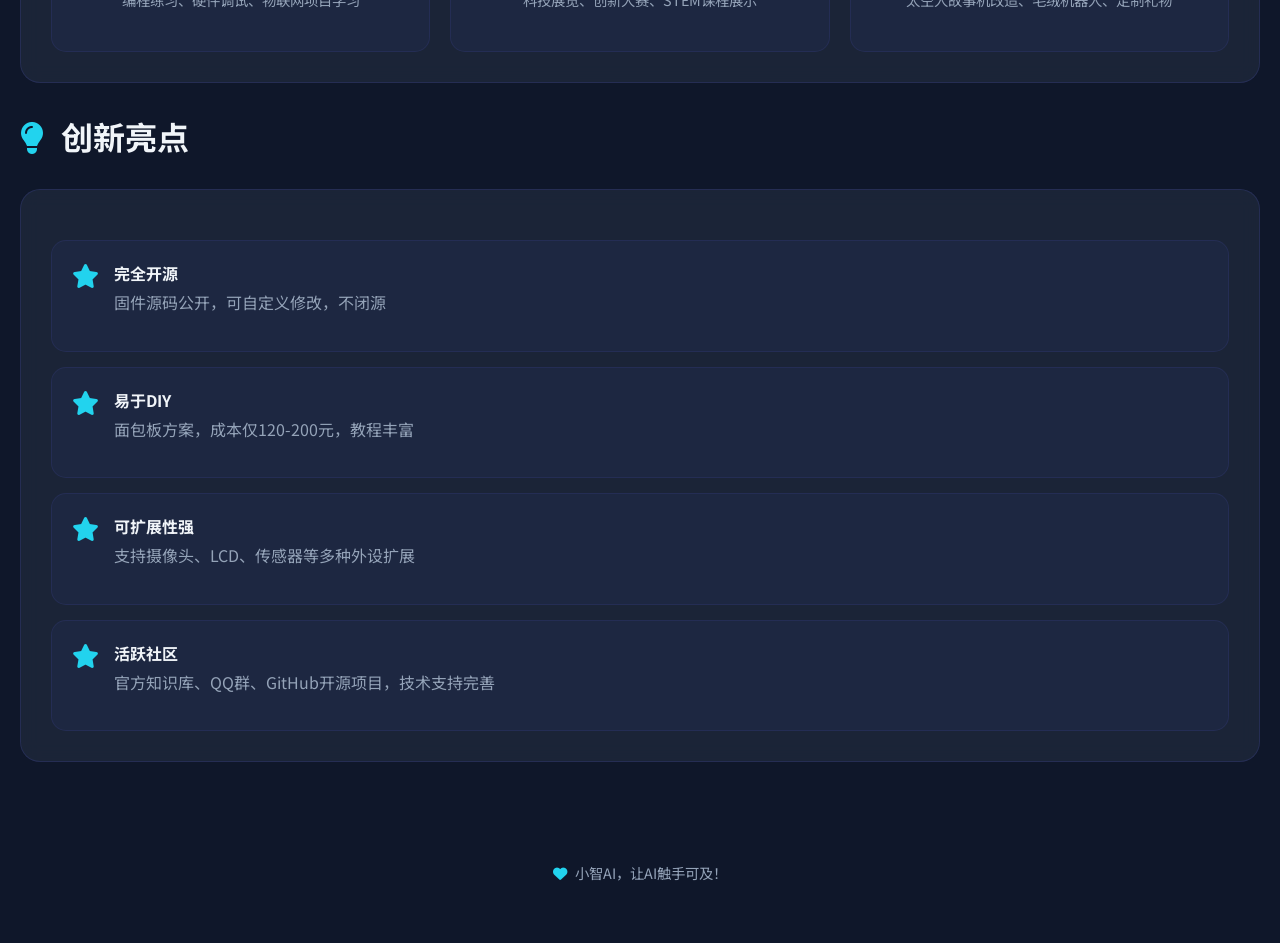
<file: introduction.html>
<!DOCTYPE html>
<html lang="zh-CN">
<head>
    <meta charset="UTF-8">
    <meta name="viewport" content="width=device-width, initial-scale=1.0">
    <title>小智AI机器人 · 项目介绍</title>
    <link rel="stylesheet" href="style.css">
    <link rel="stylesheet" href="https://cdnjs.cloudflare.com/ajax/libs/font-awesome/6.4.0/css/all.min.css">
</head>
<body>
    <div class="background-animation"></div>

    <div class="container">
        <header>
            <div class="logo">
                <i class="fas fa-robot"></i>
                <h1>小智AI机器人</h1>
            </div>
            <p class="subtitle">项目详细介绍</p>
        </header>

        <nav class="main-nav">
            <a href="index.html" class="nav-item">
                <i class="fas fa-home"></i>
                <span>首页</span>
            </a>
            <a href="introduction.html" class="nav-item active">
                <i class="fas fa-book"></i>
                <span>项目介绍</span>
            </a>
            <a href="questions.html" class="nav-item">
                <i class="fas fa-question-circle"></i>
                <span>答辩训练</span>
            </a>
            <a href="demo.html" class="nav-item">
                <i class="fas fa-microphone"></i>
                <span>演示方案</span>
            </a>
        </nav>

        <main>
            <section class="intro-section">
                <h2><i class="fas fa-info-circle"></i> 项目概述</h2>
                <div class="content-card">
                    <p><strong>小智AI聊天机器人</strong>是一个开源的智能语音交互终端项目，基于ESP32系列芯片开发，支持多种开发板（ESP32-S3、ESP32-C3、ESP32）。</p>
                    <p>本项目完全开源，提供完整的固件源码、DIY教程、配置指南，适合个人学习、教育展示、商业应用。</p>
                </div>

                <h2><i class="fas fa-microchip"></i> 硬件规格</h2>
                <div class="content-card">
                    <h3><i class="fas fa-star"></i> 我们使用的配置：立创ESP32-S3开发板</h3>
                    <div class="spec-grid">
                        <div class="spec-item">
                            <div class="spec-icon"><i class="fas fa-cog"></i></div>
                            <div class="spec-title">主控芯片</div>
                            <div class="spec-value">ESP32-S3 (乐鑫)</div>
                            <div class="spec-desc">双核Xtensa LX7处理器，主频240MHz</div>
                        </div>
                        <div class="spec-item">
                            <div class="spec-icon"><i class="fas fa-memory"></i></div>
                            <div class="spec-title">存储配置</div>
                            <div class="spec-value">512KB SRAM + Flash</div>
                            <div class="spec-desc">充足的内存运行语音处理和AI模型</div>
                        </div>
                        <div class="spec-item">
                            <div class="spec-icon"><i class="fas fa-wifi"></i></div>
                            <div class="spec-title">网络连接</div>
                            <div class="spec-value">WiFi + 蓝牙5.0</div>
                            <div class="spec-desc">支持2.4GHz WiFi，BLE低功耗蓝牙</div>
                        </div>
                        <div class="spec-item">
                            <div class="spec-icon"><i class="fas fa-volume-up"></i></div>
                            <div class="spec-title">音频接口</div>
                            <div class="spec-value">I2S接口</div>
                            <div class="spec-desc">专业音频处理，支持麦克风和扬声器</div>
                        </div>
                        <div class="spec-item">
                            <div class="spec-icon"><i class="fas fa-microphone"></i></div>
                            <div class="spec-title">麦克风模块</div>
                            <div class="spec-value">I2S数字麦克风</div>
                            <div class="spec-desc">高灵敏度，抗干扰能力强</div>
                        </div>
                        <div class="spec-item">
                            <div class="spec-icon"><i class="fas fa-speaker"></i></div>
                            <div class="spec-title">扬声器模块</div>
                            <div class="spec-value">I2S数字扬声器</div>
                            <div class="spec-desc">内置功放，音质清晰</div>
                        </div>
                    </div>
                </div>

                <h2><i class="fas fa-bolt"></i> 核心功能</h2>
                <div class="content-card">
                    <div class="function-list">
                        <div class="function-item">
                            <div class="function-icon"><i class="fas fa-bell"></i></div>
                            <div class="function-content">
                                <h4>语音唤醒</h4>
                                <p>默认唤醒词"小智小智"，可自定义（如"你好小智"、"小智同学"）。本地检测，响应迅速（<500ms）</p>
                            </div>
                        </div>
                        <div class="function-item">
                            <div class="function-icon"><i class="fas fa-comment-dots"></i></div>
                            <div class="function-content">
                                <h4>语音识别 (ASR)</h4>
                                <p>集成阿里云/讯飞语音识别，将语音转换为文字，支持中文，识别准确率高</p>
                            </div>
                        </div>
                        <div class="function-item">
                            <div class="function-icon"><i class="fas fa-brain"></i></div>
                            <div class="function-content">
                                <h4>AI对话 (LLM)</h4>
                                <p>接入通义千问、文心一言、豆包等大模型，支持多轮对话、人设切换、创意生成</p>
                            </div>
                        </div>
                        <div class="function-item">
                            <div class="function-icon"><i class="fas fa-music"></i></div>
                            <div class="function-content">
                                <h4>语音合成 (TTS)</h4>
                                <p>多种音色可选（标准音、儿童音、儿童女音），支持声音复刻（自定义声音）</p>
                            </div>
                        </div>
                        <div class="function-item">
                            <div class="function-icon"><i class="fas fa-cloud"></i></div>
                            <div class="function-content">
                                <h4>联网查询</h4>
                                <p>实时天气、新闻、百科，通过MCP接入联网搜索功能</p>
                            </div>
                        </div>
                        <div class="function-item">
                            <div class="function-icon"><i class="fas fa-plug"></i></div>
                            <div class="function-content">
                                <h4>GPIO控制</h4>
                                <p>通过语音控制LED灯、继电器等外设，支持定时提醒</p>
                            </div>
                        </div>
                    </div>
                </div>

                <h2><i class="fas fa-sitemap"></i> 技术架构</h2>
                <div class="content-card">
                    <div class="architecture-diagram">
                        <div class="layer hardware">
                            <h4><i class="fas fa-microchip"></i> 硬件层</h4>
                            <div class="layer-content">
                                <span>ESP32-S3主控</span>
                                <span>I2S麦克风</span>
                                <span>I2S扬声器</span>
                                <span>WiFi/蓝牙模块</span>
                                <span>GPIO/I2C/SPI接口</span>
                            </div>
                        </div>
                        <div class="layer firmware">
                            <h4><i class="fas fa-file-code"></i> 固件层</h4>
                            <div class="layer-content">
                                <span>FreeRTOS操作系统</span>
                                <span>语音处理模块</span>
                                <span>网络通信模块</span>
                                <span>大模型调用模块</span>
                                <span>OTA升级模块</span>
                            </div>
                        </div>
                        <div class="layer service">
                            <h4><i class="fas fa-cloud"></i> 服务层</h4>
                            <div class="layer-content">
                                <span>语音识别ASR</span>
                                <span>语音合成TTS</span>
                                <span>大模型API</span>
                                <span>MCP联网查询</span>
                                <span>配置服务器</span>
                            </div>
                        </div>
                    </div>
                    <p class="flow-description">用户说话 → 麦克风采集 → 唤醒词检测 → 语音识别 → 发送给大模型 → AI生成回答 → 语音合成 → 扬声器播放</p>
                </div>

                <h2><i class="fas fa-tools"></i> 配置流程</h2>
                <div class="content-card">
                    <div class="process-steps">
                        <div class="step">
                            <div class="step-number">1</div>
                            <div class="step-content">
                                <h4>烧录固件</h4>
                                <p>使用Web端烧录工具或ESP-IDF编译，将固件烧录到ESP32-S3开发板</p>
                            </div>
                        </div>
                        <div class="step">
                            <div class="step-number">2</div>
                            <div class="step-content">
                                <h4>连接WiFi</h4>
                                <p>手机连接设备热点，打开xiaozhi.me配置页面，输入WiFi密码</p>
                            </div>
                        </div>
                        <div class="step">
                            <div class="step-number">3</div>
                            <div class="step-content">
                                <h4>配置API Key</h4>
                                <p>输入通义千问等大模型的API Key，完成AI对话功能配置</p>
                            </div>
                        </div>
                        <div class="step">
                            <div class="step-number">4</div>
                            <div class="step-content">
                                <h4>测试对话</h4>
                                <p>说"小智小智"唤醒，然后提问，测试语音识别和AI回答效果</p>
                            </div>
                        </div>
                    </div>
                </div>

                <h2><i class="fas fa-dollar-sign"></i> 成本分析</h2>
                <div class="content-card">
                    <div class="cost-table">
                        <table>
                            <thead>
                                <tr>
                                    <th>项目</th>
                                    <th>价格</th>
                                </tr>
                            </thead>
                            <tbody>
                                <tr>
                                    <td>立创ESP32-S3开发板</td>
                                    <td>50-80元</td>
                                </tr>
                                <tr>
                                    <td>I2S麦克风模块</td>
                                    <td>15-20元</td>
                                </tr>
                                <tr>
                                    <td>I2S扬声器模块</td>
                                    <td>15-20元</td>
                                </tr>
                                <tr>
                                    <td>面包板 + 杜邦线</td>
                                    <td>20元</td>
                                </tr>
                                <tr>
                                    <td>电池模块（可选）</td>
                                    <td>20-30元</td>
                                </tr>
                                <tr>
                                    <td><strong>硬件总计</strong></td>
                                    <td><strong>120-200元</strong></td>
                                </tr>
                                <tr>
                                    <td>AI API调用（运营成本）</td>
                                    <td>0.5-1元/千次对话</td>
                                </tr>
                            </tbody>
                        </table>
                    </div>
                </div>

                <h2><i class="fas fa-rocket"></i> 应用场景</h2>
                <div class="content-card">
                    <div class="scenarios-grid">
                        <div class="scenario-card">
                            <i class="fas fa-graduation-cap"></i>
                            <h4>教育学习</h4>
                            <p>英语口语练习、作文批改、知识问答、学科辅导</p>
                        </div>
                        <div class="scenario-card">
                            <i class="fas fa-home"></i>
                            <h4>生活助手</h4>
                            <p>天气查询、新闻播报、定时提醒、智能家居控制</p>
                        </div>
                        <div class="scenario-card">
                            <i class="fas fa-gamepad"></i>
                            <h4>娱乐互动</h4>
                            <p>讲故事、猜谜语、脑筋急转弯、聊天陪伴</p>
                        </div>
                        <div class="scenario-card">
                            <i class="fas fa-laptop-code"></i>
                            <h4>技术学习</h4>
                            <p>编程练习、硬件调试、物联网项目学习</p>
                        </div>
                        <div class="scenario-card">
                            <i class="fas fa-chalkboard-teacher"></i>
                            <h4>教育展示</h4>
                            <p>科技展览、创新大赛、STEM课程展示</p>
                        </div>
                        <div class="scenario-card">
                            <i class="fas fa-gift"></i>
                            <h4>创意礼品</h4>
                            <p>太空人故事机改造、毛绒机器人、定制礼物</p>
                        </div>
                    </div>
                </div>

                <h2><i class="fas fa-lightbulb"></i> 创新亮点</h2>
                <div class="content-card">
                    <div class="innovation-list">
                        <div class="innovation-item">
                            <i class="fas fa-star"></i>
                            <div>
                                <h4>完全开源</h4>
                                <p>固件源码公开，可自定义修改，不闭源</p>
                            </div>
                        </div>
                        <div class="innovation-item">
                            <i class="fas fa-star"></i>
                            <div>
                                <h4>易于DIY</h4>
                                <p>面包板方案，成本仅120-200元，教程丰富</p>
                            </div>
                        </div>
                        <div class="innovation-item">
                            <i class="fas fa-star"></i>
                            <div>
                                <h4>可扩展性强</h4>
                                <p>支持摄像头、LCD、传感器等多种外设扩展</p>
                            </div>
                        </div>
                        <div class="innovation-item">
                            <i class="fas fa-star"></i>
                            <div>
                                <h4>活跃社区</h4>
                                <p>官方知识库、QQ群、GitHub开源项目，技术支持完善</p>
                            </div>
                        </div>
                    </div>
                </div>
            </section>
        </main>

        <footer>
            <p><i class="fas fa-heart"></i> 小智AI，让AI触手可及！</p>
        </footer>
    </div>

    <script src="app.js"></script>
</body>
</html>
</file>
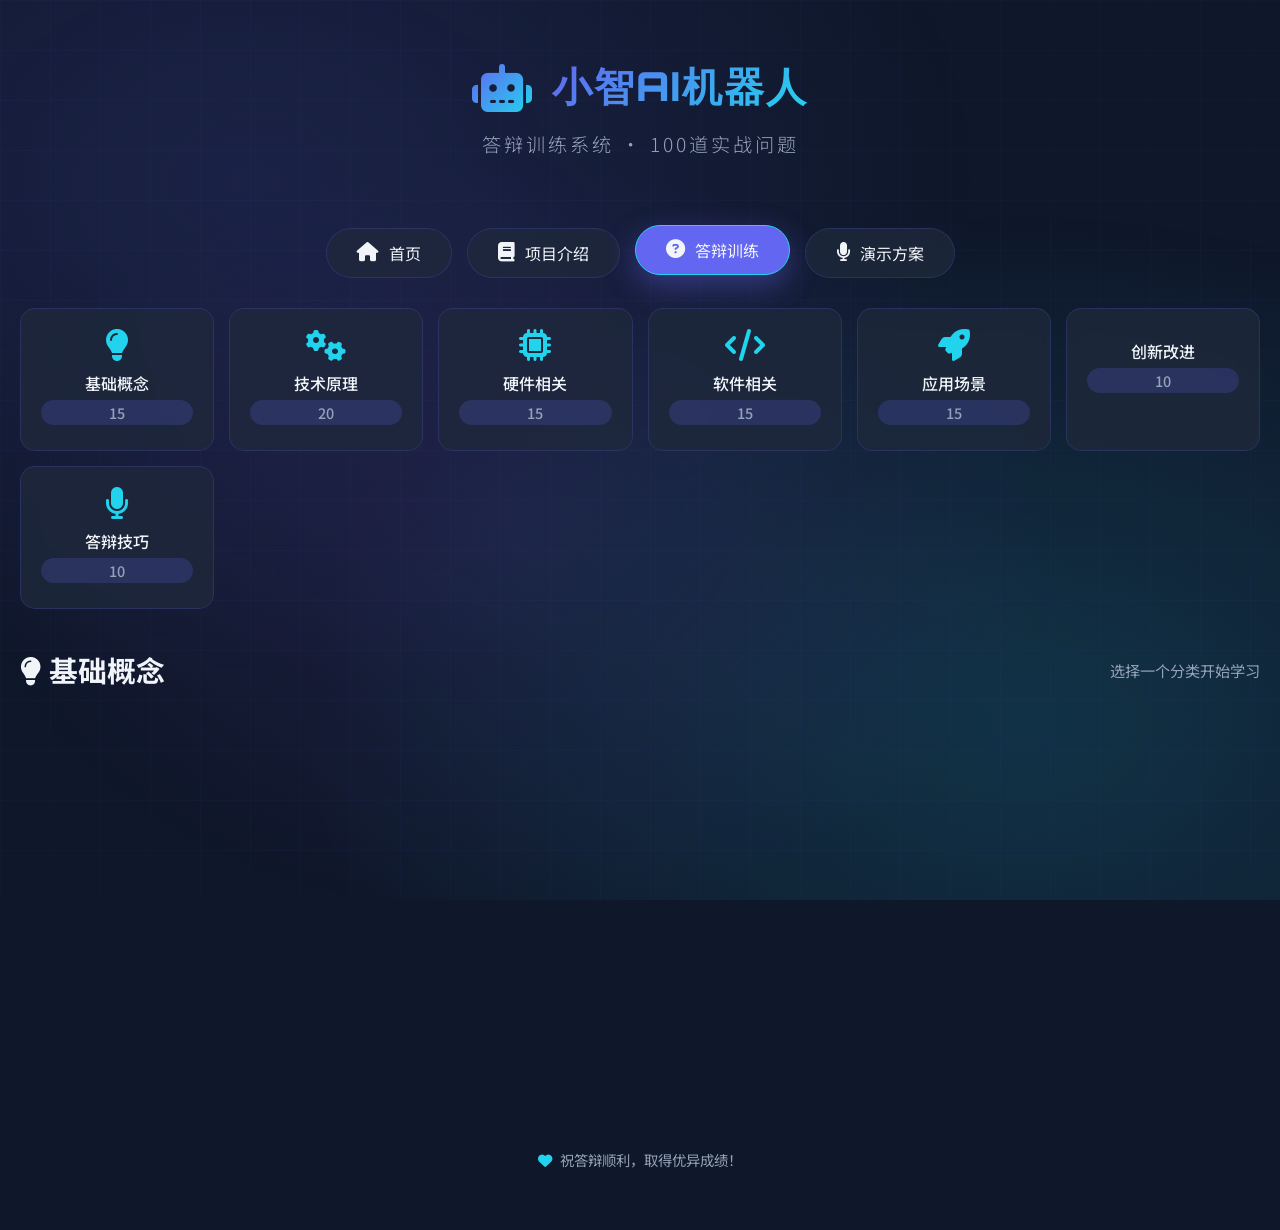
<file: questions.html>
<!DOCTYPE html>
<html lang="zh-CN">
<head>
    <meta charset="UTF-8">
    <meta name="viewport" content="width=device-width, initial-scale=1.0">
    <title>小智AI机器人 · 答辩训练</title>
    <link rel="stylesheet" href="style.css">
    <link rel="stylesheet" href="https://cdnjs.cloudflare.com/ajax/libs/font-awesome/6.4.0/css/all.min.css">
</head>
<body>
    <div class="background-animation"></div>

    <div class="container">
        <header>
            <div class="logo">
                <i class="fas fa-robot"></i>
                <h1>小智AI机器人</h1>
            </div>
            <p class="subtitle">答辩训练系统 · 100道实战问题</p>
        </header>

        <nav class="main-nav">
            <a href="index.html" class="nav-item">
                <i class="fas fa-home"></i>
                <span>首页</span>
            </a>
            <a href="introduction.html" class="nav-item">
                <i class="fas fa-book"></i>
                <span>项目介绍</span>
            </a>
            <a href="questions.html" class="nav-item active">
                <i class="fas fa-question-circle"></i>
                <span>答辩训练</span>
            </a>
            <a href="demo.html" class="nav-item">
                <i class="fas fa-microphone"></i>
                <span>演示方案</span>
            </a>
        </nav>

        <nav class="category-nav">
            <div class="nav-item" data-category="basic">
                <i class="fas fa-lightbulb"></i>
                <span>基础概念</span>
                <span class="count">15</span>
            </div>
            <div class="nav-item" data-category="tech">
                <i class="fas fa-cogs"></i>
                <span>技术原理</span>
                <span class="count">20</span>
            </div>
            <div class="nav-item" data-category="hardware">
                <i class="fas fa-microchip"></i>
                <span>硬件相关</span>
                <span class="count">15</span>
            </div>
            <div class="nav-item" data-category="software">
                <i class="fas fa-code"></i>
                <span>软件相关</span>
                <span class="count">15</span>
            </div>
            <div class="nav-item" data-category="application">
                <i class="fas fa-rocket"></i>
                <span>应用场景</span>
                <span class="count">15</span>
            </div>
            <div class="nav-item" data-category="innovation">
                <i class="fas fa-lightbulb-on"></i>
                <span>创新改进</span>
                <span class="count">10</span>
            </div>
            <div class="nav-item" data-category="defense">
                <i class="fas fa-microphone"></i>
                <span>答辩技巧</span>
                <span class="count">10</span>
            </div>
        </nav>

        <main>
            <section id="questions-container" class="questions-section">
                <div class="section-header">
                    <h2 id="category-title"><i class="fas fa-lightbulb"></i> 基础概念</h2>
                    <p class="section-desc">选择一个分类开始学习</p>
                </div>
                <div class="questions-list" id="questions-list"></div>
            </section>
        </main>

        <footer>
            <p><i class="fas fa-heart"></i> 祝答辩顺利，取得优异成绩！</p>
        </footer>
    </div>

    <script src="questions.js"></script>
    <script src="app.js"></script>
</body>
</html>
</file>
<file: style.css>
/* 小智AI机器人培训系统 - 样式文件 */

@import url('https://fonts.googleapis.com/css2?family=Noto+Sans+SC:wght@300;400;500;700;900&family=Orbitron:wght@400;700;900&display=swap');

:root {
    --primary: #6366f1;
    --primary-light: #818cf8;
    --primary-dark: #4f46e5;
    --accent: #22d3ee;
    --accent-glow: #67e8f9;
    --bg-dark: #0f172a;
    --bg-darker: #1e293b;
    --bg-card: rgba(30, 41, 59, 0.8);
    --text-primary: #f1f5f9;
    --text-secondary: #94a3b8;
    --success: #10b981;
    --warning: #f59e0b;
    --gradient-1: linear-gradient(135deg, #6366f1 0%, #22d3ee 100%);
    --gradient-2: linear-gradient(135deg, #8b5cf6 0%, #ec4899 100%);
    --gradient-3: linear-gradient(135deg, #06b6d4 0%, #8b5cf6 100%);
}

* {
    margin: 0;
    padding: 0;
    box-sizing: border-box;
}

body {
    font-family: 'Noto Sans SC', system-ui, sans-serif;
    background: var(--bg-dark);
    color: var(--text-primary);
    min-height: 100vh;
    overflow-x: hidden;
    position: relative;
}

/* 动态背景 */
.background-animation {
    position: fixed;
    top: 0;
    left: 0;
    width: 100%;
    height: 100%;
    z-index: -1;
    background:
        radial-gradient(ellipse at 20% 20%, rgba(99, 102, 241, 0.15) 0%, transparent 50%),
        radial-gradient(ellipse at 80% 80%, rgba(34, 211, 238, 0.15) 0%, transparent 50%),
        radial-gradient(ellipse at 40% 60%, rgba(139, 92, 246, 0.1) 0%, transparent 50%);
    animation: backgroundPulse 8s ease-in-out infinite;
}

@keyframes backgroundPulse {
    0%, 100% { opacity: 1; }
    50% { opacity: 0.7; }
}

/* 网格背景 */
.background-animation::before {
    content: '';
    position: absolute;
    top: 0;
    left: 0;
    width: 100%;
    height: 100%;
    background-image:
        linear-gradient(rgba(99, 102, 241, 0.03) 1px, transparent 1px),
        linear-gradient(90deg, rgba(99, 102, 241, 0.03) 1px, transparent 1px);
    background-size: 50px 50px;
    animation: gridMove 20s linear infinite;
}

@keyframes gridMove {
    0% { transform: translate(0, 0); }
    100% { transform: translate(50px, 50px); }
}

/* 容器 */
.container {
    max-width: 1400px;
    margin: 0 auto;
    padding: 20px;
    position: relative;
    z-index: 1;
}

/* 头部 */
header {
    text-align: center;
    padding: 40px 20px;
    animation: fadeInDown 0.8s ease-out;
}

.logo {
    display: inline-flex;
    align-items: center;
    gap: 20px;
    margin-bottom: 15px;
}

.logo i {
    font-size: 3rem;
    background: var(--gradient-1);
    -webkit-background-clip: text;
    -webkit-text-fill-color: transparent;
    background-clip: text;
    animation: logoGlow 2s ease-in-out infinite;
}

@keyframes logoGlow {
    0%, 100% { filter: drop-shadow(0 0 20px rgba(99, 102, 241, 0.5)); }
    50% { filter: drop-shadow(0 0 40px rgba(34, 211, 238, 0.8)); }
}

header h1 {
    font-family: 'Orbitron', system-ui, sans-serif;
    font-size: 2.5rem;
    font-weight: 900;
    letter-spacing: 2px;
    background: var(--gradient-1);
    -webkit-background-clip: text;
    -webkit-text-fill-color: transparent;
    background-clip: text;
}

.subtitle {
    font-size: 1.2rem;
    color: var(--text-secondary);
    font-weight: 300;
    letter-spacing: 3px;
    text-transform: uppercase;
}

@keyframes fadeInDown {
    from {
        opacity: 0;
        transform: translateY(-30px);
    }
    to {
        opacity: 1;
        transform: translateY(0);
    }
}

/* 主导航 */
.main-nav {
    display: flex;
    justify-content: center;
    gap: 15px;
    margin: 30px 0;
    flex-wrap: wrap;
}

.main-nav .nav-item {
    background: var(--bg-card);
    backdrop-filter: blur(10px);
    border: 1px solid rgba(99, 102, 241, 0.2);
    border-radius: 30px;
    padding: 12px 30px;
    text-align: center;
    cursor: pointer;
    transition: all 0.3s cubic-bezier(0.4, 0, 0.2, 1);
    text-decoration: none;
    display: flex;
    align-items: center;
    gap: 10px;
    color: var(--text-primary);
}

.main-nav .nav-item:hover,
.main-nav .nav-item.active {
    background: var(--primary);
    border-color: var(--accent);
    transform: translateY(-3px);
    box-shadow: 0 10px 30px rgba(99, 102, 241, 0.4);
}

.main-nav .nav-item i {
    font-size: 1.2rem;
}

/* 分类导航 */
.category-nav {
    display: grid;
    grid-template-columns: repeat(auto-fit, minmax(180px, 1fr));
    gap: 15px;
    margin: 30px 0;
    animation: fadeInUp 0.8s ease-out 0.2s backwards;
}

.category-nav .nav-item {
    background: var(--bg-card);
    backdrop-filter: blur(10px);
    border: 1px solid rgba(99, 102, 241, 0.2);
    border-radius: 15px;
    padding: 20px;
    text-align: center;
    cursor: pointer;
    transition: all 0.3s cubic-bezier(0.4, 0, 0.2, 1);
    position: relative;
    overflow: hidden;
}

.category-nav .nav-item::before {
    content: '';
    position: absolute;
    top: 0;
    left: 0;
    width: 100%;
    height: 100%;
    background: var(--gradient-1);
    opacity: 0;
    transition: opacity 0.3s ease;
    z-index: 0;
}

.category-nav .nav-item:hover {
    transform: translateY(-5px);
    border-color: var(--accent);
    box-shadow:
        0 10px 40px rgba(99, 102, 241, 0.3),
        0 0 20px rgba(34, 211, 238, 0.2);
}

.category-nav .nav-item:hover::before {
    opacity: 0.1;
}

.category-nav .nav-item i {
    font-size: 2rem;
    display: block;
    margin-bottom: 10px;
    color: var(--accent);
    position: relative;
    z-index: 1;
    transition: all 0.3s ease;
}

.category-nav .nav-item:hover i {
    color: var(--primary-light);
    transform: scale(1.2);
}

.category-nav .nav-item span {
    display: block;
    color: var(--text-primary);
    font-weight: 500;
    margin-bottom: 5px;
    position: relative;
    z-index: 1;
}

.category-nav .nav-item .count {
    font-size: 0.9rem;
    color: var(--text-secondary);
    background: rgba(99, 102, 241, 0.2);
    padding: 2px 10px;
    border-radius: 20px;
}

@keyframes fadeInUp {
    from {
        opacity: 0;
        transform: translateY(30px);
    }
    to {
        opacity: 1;
        transform: translateY(0);
    }
}

/* 主内容 */
main {
    margin-top: 40px;
    min-height: 400px;
}

/* 欢迎区域 */
.welcome-section {
    text-align: center;
    animation: fadeIn 1s ease-out 0.4s backwards;
}

.welcome-section h2 {
    font-size: 2rem;
    margin-bottom: 20px;
    color: var(--text-primary);
}

.welcome-section h2 i {
    color: var(--accent);
    margin-right: 10px;
}

.intro-text {
    font-size: 1.1rem;
    color: var(--text-secondary);
    margin-bottom: 40px;
    max-width: 800px;
    margin-left: auto;
    margin-right: auto;
}

.feature-grid {
    display: grid;
    grid-template-columns: repeat(auto-fit, minmax(280px, 1fr));
    gap: 25px;
    margin-bottom: 40px;
}

.feature-card {
    background: var(--bg-card);
    backdrop-filter: blur(10px);
    border: 1px solid rgba(99, 102, 241, 0.15);
    border-radius: 20px;
    padding: 30px;
    text-align: center;
    transition: all 0.4s cubic-bezier(0.4, 0, 0.2, 1);
    position: relative;
    overflow: hidden;
}

.feature-card::before {
    content: '';
    position: absolute;
    top: 0;
    left: 0;
    width: 100%;
    height: 3px;
    background: var(--gradient-1);
    transform: scaleX(0);
    transition: transform 0.4s ease;
}

.feature-card:hover::before {
    transform: scaleX(1);
}

.feature-card:hover {
    transform: translateY(-10px);
    box-shadow: 0 20px 60px rgba(99, 102, 241, 0.2);
}

.feature-card i {
    font-size: 3rem;
    margin-bottom: 20px;
    background: var(--gradient-2);
    -webkit-background-clip: text;
    -webkit-text-fill-color: transparent;
    background-clip: text;
}

.feature-card h3 {
    font-size: 1.3rem;
    margin-bottom: 10px;
    color: var(--text-primary);
}

.feature-card p {
    color: var(--text-secondary);
    font-size: 0.95rem;
    line-height: 1.6;
}

.quick-links {
    display: flex;
    justify-content: center;
    gap: 20px;
    flex-wrap: wrap;
    margin: 40px 0;
}

.action-btn {
    background: var(--gradient-1);
    color: white;
    border: none;
    padding: 18px 40px;
    font-size: 1rem;
    font-weight: 700;
    border-radius: 50px;
    cursor: pointer;
    transition: all 0.3s ease;
    box-shadow: 0 10px 30px rgba(99, 102, 241, 0.4);
    display: inline-flex;
    align-items: center;
    gap: 10px;
    text-transform: uppercase;
    letter-spacing: 2px;
    text-decoration: none;
}

.action-btn:hover {
    transform: translateY(-3px) scale(1.05);
    box-shadow: 0 15px 40px rgba(99, 102, 241, 0.6);
}

.action-btn.secondary {
    background: var(--gradient-2);
    box-shadow: 0 10px 30px rgba(139, 92, 246, 0.4);
}

.action-btn.tertiary {
    background: var(--gradient-3);
    box-shadow: 0 10px 30px rgba(6, 182, 212, 0.4);
}

.stats-section {
    background: var(--bg-card);
    backdrop-filter: blur(10px);
    border: 1px solid rgba(99, 102, 241, 0.15);
    border-radius: 20px;
    padding: 40px;
    margin: 40px 0;
}

.stats-section h3 {
    text-align: center;
    font-size: 1.5rem;
    margin-bottom: 30px;
    color: var(--text-primary);
}

.stats-section h3 i {
    color: var(--accent);
    margin-right: 10px;
}

.stats-grid {
    display: grid;
    grid-template-columns: repeat(auto-fit, minmax(150px, 1fr));
    gap: 20px;
}

.stat-item {
    text-align: center;
    padding: 20px;
    background: rgba(99, 102, 241, 0.05);
    border-radius: 15px;
    transition: all 0.3s ease;
}

.stat-item:hover {
    background: rgba(99, 102, 241, 0.1);
    transform: translateY(-5px);
}

.stat-number {
    font-size: 2rem;
    font-weight: 900;
    background: var(--gradient-1);
    -webkit-background-clip: text;
    -webkit-text-fill-color: transparent;
    background-clip: text;
    margin-bottom: 10px;
}

.stat-label {
    color: var(--text-secondary);
    font-size: 0.9rem;
}

@keyframes fadeIn {
    from {
        opacity: 0;
    }
    to {
        opacity: 1;
    }
}

/* 介绍页面 */
.intro-section {
    animation: fadeIn 1s ease-out;
}

.intro-section h2 {
    font-size: 2rem;
    margin-bottom: 30px;
    color: var(--text-primary);
}

.intro-section h2 i {
    color: var(--accent);
    margin-right: 10px;
}

.content-card {
    background: var(--bg-card);
    backdrop-filter: blur(10px);
    border: 1px solid rgba(99, 102, 241, 0.15);
    border-radius: 20px;
    padding: 30px;
    margin-bottom: 30px;
}

.content-card p {
    color: var(--text-secondary);
    line-height: 1.8;
    margin-bottom: 15px;
}

.content-card h3 {
    font-size: 1.5rem;
    margin: 30px 0 20px;
    color: var(--text-primary);
}

.content-card h3 i {
    color: var(--accent);
    margin-right: 10px;
}

/* 规格网格 */
.spec-grid {
    display: grid;
    grid-template-columns: repeat(auto-fit, minmax(280px, 1fr));
    gap: 20px;
    margin-top: 20px;
}

.spec-item {
    background: rgba(99, 102, 241, 0.05);
    border: 1px solid rgba(99, 102, 241, 0.1);
    border-radius: 15px;
    padding: 25px;
    transition: all 0.3s ease;
}

.spec-item:hover {
    background: rgba(99, 102, 241, 0.1);
    transform: translateY(-5px);
    border-color: var(--accent);
}

.spec-icon {
    font-size: 2rem;
    color: var(--accent);
    margin-bottom: 15px;
}

.spec-title {
    font-size: 1.1rem;
    font-weight: 700;
    color: var(--text-primary);
    margin-bottom: 10px;
}

.spec-value {
    font-size: 1.2rem;
    font-weight: 700;
    background: var(--gradient-1);
    -webkit-background-clip: text;
    -webkit-text-fill-color: transparent;
    background-clip: text;
    margin-bottom: 10px;
}

.spec-desc {
    color: var(--text-secondary);
    font-size: 0.9rem;
    line-height: 1.6;
}

/* 功能列表 */
.function-list {
    display: flex;
    flex-direction: column;
    gap: 20px;
}

.function-item {
    display: flex;
    gap: 20px;
    background: rgba(99, 102, 241, 0.05);
    border: 1px solid rgba(99, 102, 241, 0.1);
    border-radius: 15px;
    padding: 25px;
    transition: all 0.3s ease;
}

.function-item:hover {
    background: rgba(99, 102, 241, 0.1);
    border-color: var(--accent);
    transform: translateX(10px);
}

.function-icon {
    font-size: 2rem;
    color: var(--accent);
    flex-shrink: 0;
    width: 60px;
    display: flex;
    align-items: center;
    justify-content: center;
}

.function-content h4 {
    font-size: 1.2rem;
    color: var(--text-primary);
    margin-bottom: 10px;
}

.function-content p {
    color: var(--text-secondary);
    line-height: 1.6;
}

/* 架构图 */
.architecture-diagram {
    display: flex;
    flex-direction: column;
    gap: 15px;
    margin-top: 20px;
}

.layer {
    background: rgba(99, 102, 241, 0.05);
    border: 1px solid rgba(99, 102, 241, 0.2);
    border-radius: 15px;
    padding: 20px;
    transition: all 0.3s ease;
}

.layer:hover {
    background: rgba(99, 102, 241, 0.1);
    transform: scale(1.02);
}

.layer h4 {
    font-size: 1.1rem;
    color: var(--text-primary);
    margin-bottom: 15px;
}

.layer h4 i {
    color: var(--accent);
    margin-right: 10px;
}

.layer-content {
    display: flex;
    flex-wrap: wrap;
    gap: 10px;
}

.layer-content span {
    background: var(--primary);
    color: white;
    padding: 8px 15px;
    border-radius: 20px;
    font-size: 0.9rem;
    font-weight: 500;
}

.flow-description {
    text-align: center;
    color: var(--text-secondary);
    font-size: 0.95rem;
    margin-top: 20px;
    padding: 20px;
    background: rgba(99, 102, 241, 0.05);
    border-radius: 10px;
}

/* 流程步骤 */
.process-steps {
    display: flex;
    flex-direction: column;
    gap: 20px;
    margin-top: 20px;
}

.step {
    display: flex;
    gap: 20px;
    align-items: flex-start;
    padding: 20px;
    background: rgba(99, 102, 241, 0.05);
    border: 1px solid rgba(99, 102, 241, 0.1);
    border-radius: 15px;
    transition: all 0.3s ease;
}

.step:hover {
    background: rgba(99, 102, 241, 0.1);
    transform: translateX(10px);
}

.step-number {
    width: 50px;
    height: 50px;
    background: var(--gradient-1);
    color: white;
    border-radius: 50%;
    display: flex;
    align-items: center;
    justify-content: center;
    font-size: 1.5rem;
    font-weight: 900;
    flex-shrink: 0;
}

.step-content h4 {
    font-size: 1.2rem;
    color: var(--text-primary);
    margin-bottom: 10px;
}

.step-content p {
    color: var(--text-secondary);
    line-height: 1.6;
}

/* 成本表格 */
.cost-table {
    margin-top: 20px;
    overflow-x: auto;
}

.cost-table table {
    width: 100%;
    border-collapse: collapse;
}

.cost-table th,
.cost-table td {
    padding: 15px;
    text-align: left;
    border-bottom: 1px solid rgba(99, 102, 241, 0.1);
}

.cost-table th {
    background: var(--primary);
    color: white;
    font-weight: 700;
}

.cost-table td {
    color: var(--text-secondary);
}

.cost-table tr:hover td {
    background: rgba(99, 102, 241, 0.05);
}

/* 场景网格 */
.scenarios-grid {
    display: grid;
    grid-template-columns: repeat(auto-fit, minmax(280px, 1fr));
    gap: 20px;
    margin-top: 20px;
}

.scenario-card {
    background: rgba(99, 102, 241, 0.05);
    border: 1px solid rgba(99, 102, 241, 0.1);
    border-radius: 15px;
    padding: 25px;
    transition: all 0.3s ease;
    text-align: center;
}

.scenario-card:hover {
    background: rgba(99, 102, 241, 0.1);
    transform: translateY(-5px);
    border-color: var(--accent);
}

.scenario-card i {
    font-size: 2.5rem;
    color: var(--accent);
    margin-bottom: 15px;
}

.scenario-card h4 {
    font-size: 1.2rem;
    color: var(--text-primary);
    margin-bottom: 10px;
}

.scenario-card p {
    color: var(--text-secondary);
    font-size: 0.9rem;
    line-height: 1.6;
}

/* 创新列表 */
.innovation-list {
    display: flex;
    flex-direction: column;
    gap: 15px;
    margin-top: 20px;
}

.innovation-item {
    display: flex;
    gap: 15px;
    align-items: flex-start;
    padding: 20px;
    background: rgba(99, 102, 241, 0.05);
    border: 1px solid rgba(99, 102, 241, 0.1);
    border-radius: 15px;
    transition: all 0.3s ease;
}

.innovation-item:hover {
    background: rgba(99, 102, 241, 0.1);
    transform: translateX(10px);
}

.innovation-item i {
    color: var(--accent);
    font-size: 1.5rem;
    margin-top: 3px;
}

.innovation-item h4 {
    color: var(--text-primary);
    margin-bottom: 5px;
}

.innovation-item p {
    color: var(--text-secondary);
    line-height: 1.6;
}

/* 演示页面 */
.demo-section h2 {
    font-size: 2rem;
    margin-bottom: 20px;
    color: var(--text-primary);
}

.demo-section h2 i {
    color: var(--accent);
    margin-right: 10px;
}

.demo-tabs {
    display: flex;
    gap: 10px;
    margin: 40px 0;
    flex-wrap: wrap;
    justify-content: center;
}

.tab-btn {
    background: var(--bg-card);
    backdrop-filter: blur(10px);
    border: 1px solid rgba(99, 102, 241, 0.2);
    border-radius: 30px;
    padding: 12px 30px;
    color: var(--text-primary);
    font-size: 1rem;
    font-weight: 500;
    cursor: pointer;
    transition: all 0.3s ease;
}

.tab-btn:hover {
    background: rgba(99, 102, 241, 0.1);
    border-color: var(--accent);
}

.tab-btn.active {
    background: var(--primary);
    border-color: var(--accent);
}

.tab-content {
    display: none;
    animation: fadeIn 0.5s ease-out;
}

.tab-content.active {
    display: block;
}

.tab-content h3 {
    font-size: 1.5rem;
    margin: 30px 0 20px;
    color: var(--text-primary);
}

.tab-content h3 i {
    color: var(--accent);
    margin-right: 10px;
}

.demo-card {
    background: var(--bg-card);
    backdrop-filter: blur(10px);
    border: 1px solid rgba(99, 102, 241, 0.15);
    border-radius: 20px;
    padding: 30px;
    margin-bottom: 25px;
    transition: all 0.3s ease;
}

.demo-card:hover {
    border-color: var(--accent);
    box-shadow: 0 10px 40px rgba(99, 102, 241, 0.2);
}

.demo-card.featured {
    border-color: var(--accent);
    border-width: 2px;
    box-shadow: 0 10px 40px rgba(34, 211, 238, 0.2);
}

.demo-number {
    width: 50px;
    height: 50px;
    background: var(--gradient-1);
    color: white;
    border-radius: 50%;
    display: flex;
    align-items: center;
    justify-content: center;
    font-size: 1.5rem;
    font-weight: 900;
    margin-bottom: 20px;
}

.demo-number.special {
    background: var(--gradient-2);
    font-size: 2rem;
}

.demo-card h4 {
    font-size: 1.5rem;
    color: var(--text-primary);
    margin-bottom: 20px;
}

.demo-steps {
    margin-bottom: 20px;
}

.step {
    padding: 12px 20px;
    margin-bottom: 10px;
    background: rgba(99, 102, 241, 0.05);
    border-left: 3px solid var(--primary);
    border-radius: 5px;
    color: var(--text-secondary);
    line-height: 1.6;
}

.demo-speech {
    background: rgba(34, 211, 238, 0.1);
    border: 1px solid rgba(34, 211, 238, 0.3);
    border-radius: 15px;
    padding: 20px;
    margin: 20px 0;
}

.demo-speech strong {
    color: var(--accent);
    display: block;
    margin-bottom: 10px;
}

.demo-highlights {
    display: flex;
    flex-wrap: wrap;
    gap: 10px;
    margin-top: 15px;
}

.demo-highlights strong {
    color: var(--text-primary);
}

.tag {
    background: var(--primary);
    color: white;
    padding: 5px 15px;
    border-radius: 20px;
    font-size: 0.85rem;
    font-weight: 500;
}

.warning-box {
    background: rgba(245, 158, 11, 0.1);
    border: 1px solid rgba(245, 158, 11, 0.3);
    border-radius: 15px;
    padding: 20px;
    margin-bottom: 30px;
    display: flex;
    gap: 15px;
    align-items: flex-start;
}

.warning-box i {
    color: var(--warning);
    font-size: 1.5rem;
    margin-top: 3px;
}

.warning-box strong {
    color: var(--warning);
}

.demo-summary {
    background: var(--bg-card);
    backdrop-filter: blur(10px);
    border: 1px solid rgba(99, 102, 241, 0.15);
    border-radius: 20px;
    padding: 30px;
    margin: 40px 0;
}

.demo-summary h3 {
    font-size: 1.5rem;
    margin-bottom: 25px;
    color: var(--text-primary);
}

.demo-summary h3 i {
    color: var(--accent);
    margin-right: 10px;
}

.combinations {
    display: grid;
    gap: 20px;
}

.combo-card {
    background: rgba(99, 102, 241, 0.05);
    border: 1px solid rgba(99, 102, 241, 0.1);
    border-radius: 15px;
    padding: 20px;
    transition: all 0.3s ease;
}

.combo-card:hover {
    background: rgba(99, 102, 241, 0.1);
    transform: translateY(-5px);
}

.combo-card.featured-combo {
    border-color: var(--accent);
    border-width: 2px;
    background: rgba(34, 211, 238, 0.05);
}

.combo-card h4 {
    color: var(--text-primary);
    margin-bottom: 10px;
}

.combo-card p {
    color: var(--text-secondary);
    line-height: 1.6;
}

.demo-tips {
    background: var(--bg-card);
    backdrop-filter: blur(10px);
    border: 1px solid rgba(99, 102, 241, 0.15);
    border-radius: 20px;
    padding: 30px;
    margin-top: 40px;
}

.demo-tips h3 {
    font-size: 1.5rem;
    margin-bottom: 25px;
    color: var(--text-primary);
}

.demo-tips h3 i {
    color: var(--accent);
    margin-right: 10px;
}

.tips-list {
    display: flex;
    flex-direction: column;
    gap: 15px;
}

.tip-item {
    display: flex;
    gap: 15px;
    align-items: flex-start;
    padding: 15px;
    background: rgba(99, 102, 241, 0.05);
    border-radius: 10px;
    transition: all 0.3s ease;
}

.tip-item:hover {
    background: rgba(99, 102, 241, 0.1);
    transform: translateX(10px);
}

.tip-item i {
    color: var(--success);
    font-size: 1.2rem;
    margin-top: 3px;
}

.tip-item span {
    color: var(--text-secondary);
    line-height: 1.6;
}

/* 问题页面 */
.questions-section {
    animation: slideIn 0.5s ease-out;
}

.section-header {
    display: flex;
    align-items: center;
    gap: 20px;
    margin-bottom: 30px;
}

.section-header h2 {
    font-size: 1.8rem;
    font-weight: 700;
    color: var(--text-primary);
    flex: 1;
}

.section-desc {
    color: var(--text-secondary);
    font-size: 0.95rem;
}

.questions-list {
    display: grid;
    gap: 15px;
}

.question-item {
    background: var(--bg-card);
    backdrop-filter: blur(10px);
    border: 1px solid rgba(99, 102, 241, 0.1);
    border-radius: 15px;
    overflow: hidden;
    transition: all 0.3s ease;
    animation: slideIn 0.5s ease-out backwards;
}

.question-item:hover {
    border-color: var(--primary-light);
    box-shadow: 0 5px 20px rgba(99, 102, 241, 0.15);
}

.question-header {
    padding: 20px 25px;
    cursor: pointer;
    display: flex;
    align-items: center;
    gap: 15px;
    transition: all 0.3s ease;
}

.question-header:hover {
    background: rgba(99, 102, 241, 0.05);
}

.question-number {
    background: var(--gradient-1);
    color: white;
    width: 40px;
    height: 40px;
    border-radius: 50%;
    display: flex;
    align-items: center;
    justify-content: center;
    font-weight: 700;
    font-size: 0.9rem;
    flex-shrink: 0;
}

.question-text {
    flex: 1;
    font-size: 1.05rem;
    color: var(--text-primary);
    font-weight: 500;
}

.toggle-icon {
    color: var(--accent);
    font-size: 1.2rem;
    transition: transform 0.3s ease;
}

.question-item.active .toggle-icon {
    transform: rotate(180deg);
}

.question-answer {
    max-height: 0;
    overflow: hidden;
    transition: max-height 0.5s cubic-bezier(0.4, 0, 0.2, 1);
}

.question-answer-content {
    padding: 0 25px 25px 80px;
    color: var(--text-secondary);
    line-height: 1.8;
    font-size: 0.95rem;
}

.question-item.active .question-answer {
    max-height: 1000px;
}

@keyframes slideIn {
    from {
        opacity: 0;
        transform: translateX(-20px);
    }
    to {
        opacity: 1;
        transform: translateX(0);
    }
}

/* 页脚 */
footer {
    text-align: center;
    padding: 40px 20px;
    color: var(--text-secondary);
    font-size: 0.9rem;
    margin-top: 60px;
}

footer i {
    color: var(--accent);
    margin-right: 5px;
}

/* 响应式设计 */
@media (max-width: 768px) {
    header h1 {
        font-size: 1.8rem;
    }

    .subtitle {
        font-size: 1rem;
        letter-spacing: 1px;
    }

    .main-nav {
        flex-direction: column;
    }

    .main-nav .nav-item {
        width: 100%;
        justify-content: center;
    }

    .category-nav {
        grid-template-columns: repeat(2, 1fr);
    }

    .feature-grid,
    .spec-grid,
    .scenarios-grid {
        grid-template-columns: 1fr;
    }

    .function-item {
        flex-direction: column;
        align-items: center;
        text-align: center;
    }

    .feature-card i {
        font-size: 2rem;
    }

    .question-header {
        padding: 15px;
    }

    .question-number {
        width: 35px;
        height: 35px;
        font-size: 0.8rem;
    }

    .question-text {
        font-size: 0.95rem;
    }

    .question-answer-content {
        padding: 0 15px 15px 55px;
        font-size: 0.85rem;
    }

    .demo-tabs {
        flex-direction: column;
    }

    .tab-btn {
        width: 100%;
    }
}

@media (max-width: 480px) {
    .category-nav {
        grid-template-columns: 1fr;
    }

    .logo i {
        font-size: 2rem;
    }

    header h1 {
        font-size: 1.5rem;
    }
}

/* 滚动条样式 */
::-webkit-scrollbar {
    width: 10px;
}

::-webkit-scrollbar-track {
    background: var(--bg-darker);
}

::-webkit-scrollbar-thumb {
    background: var(--gradient-1);
    border-radius: 5px;
}

::-webkit-scrollbar-thumb:hover {
    background: var(--primary-dark);
}
</file>
